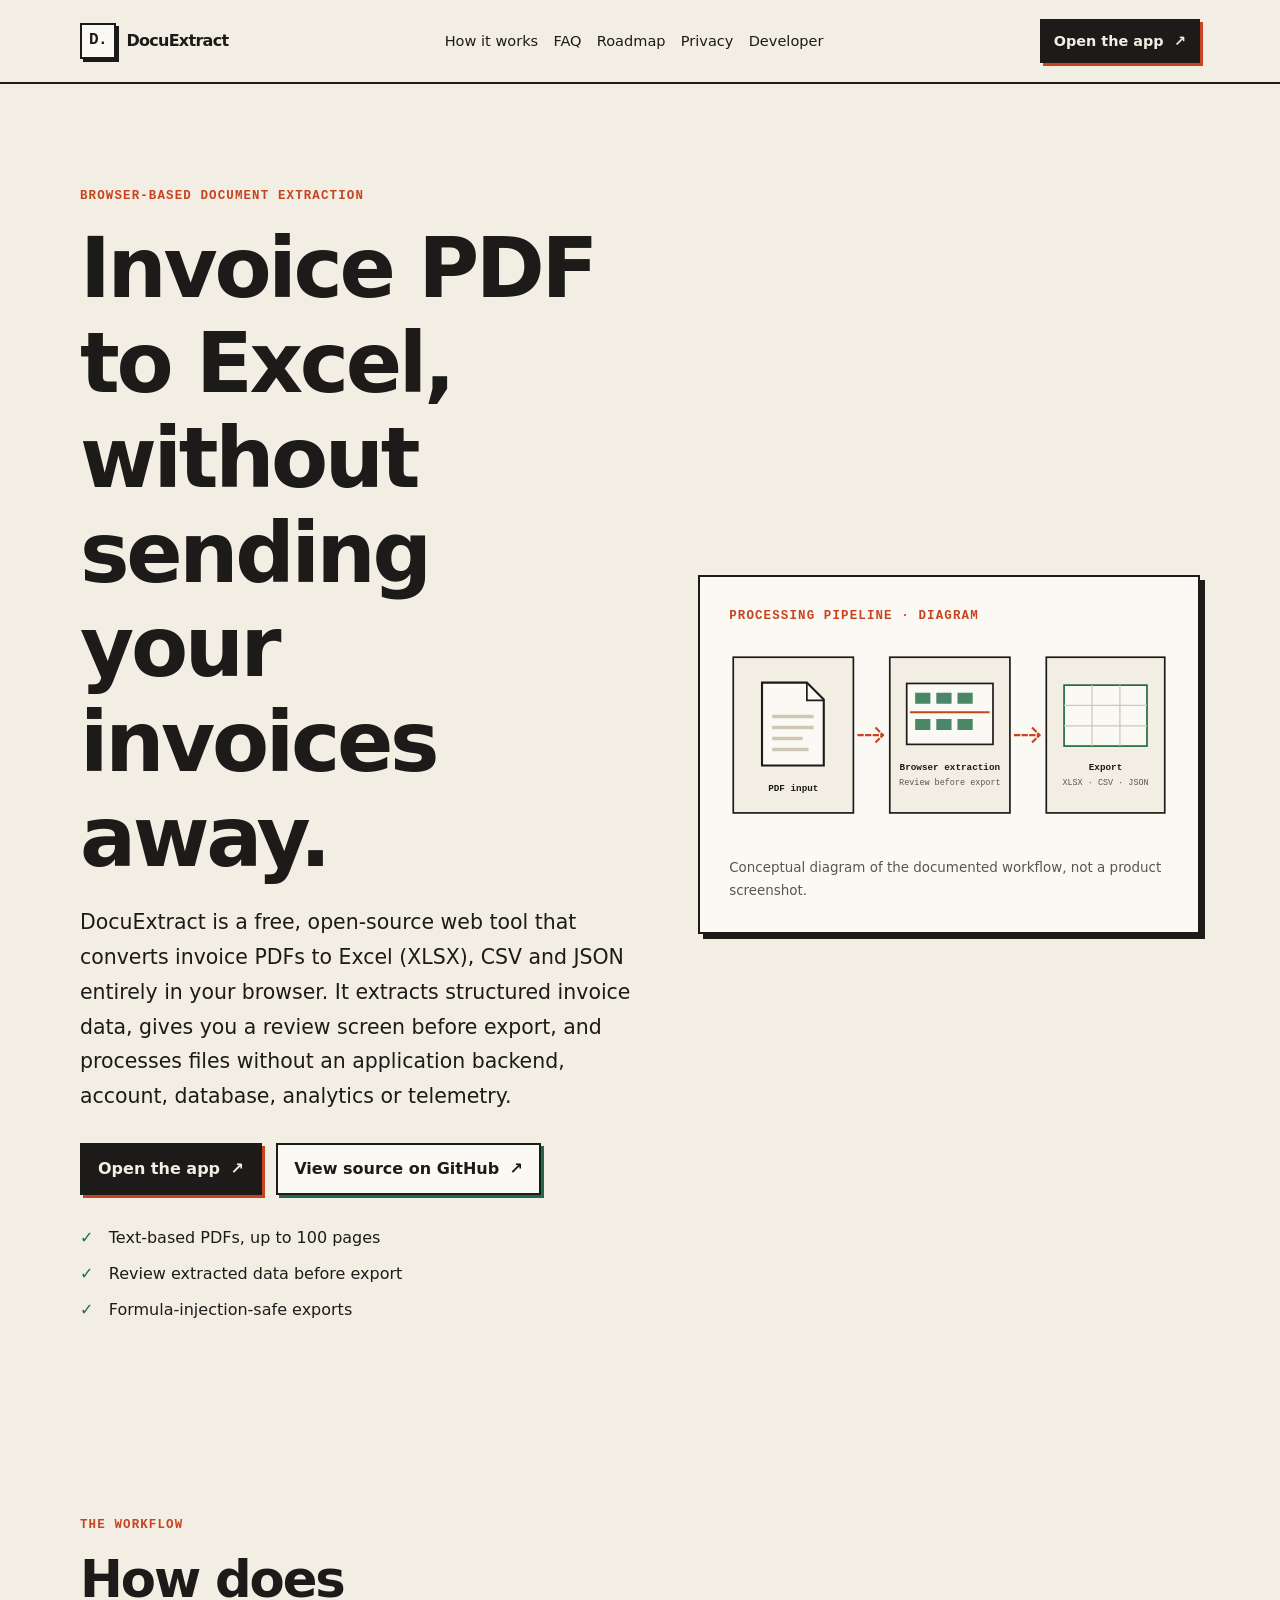
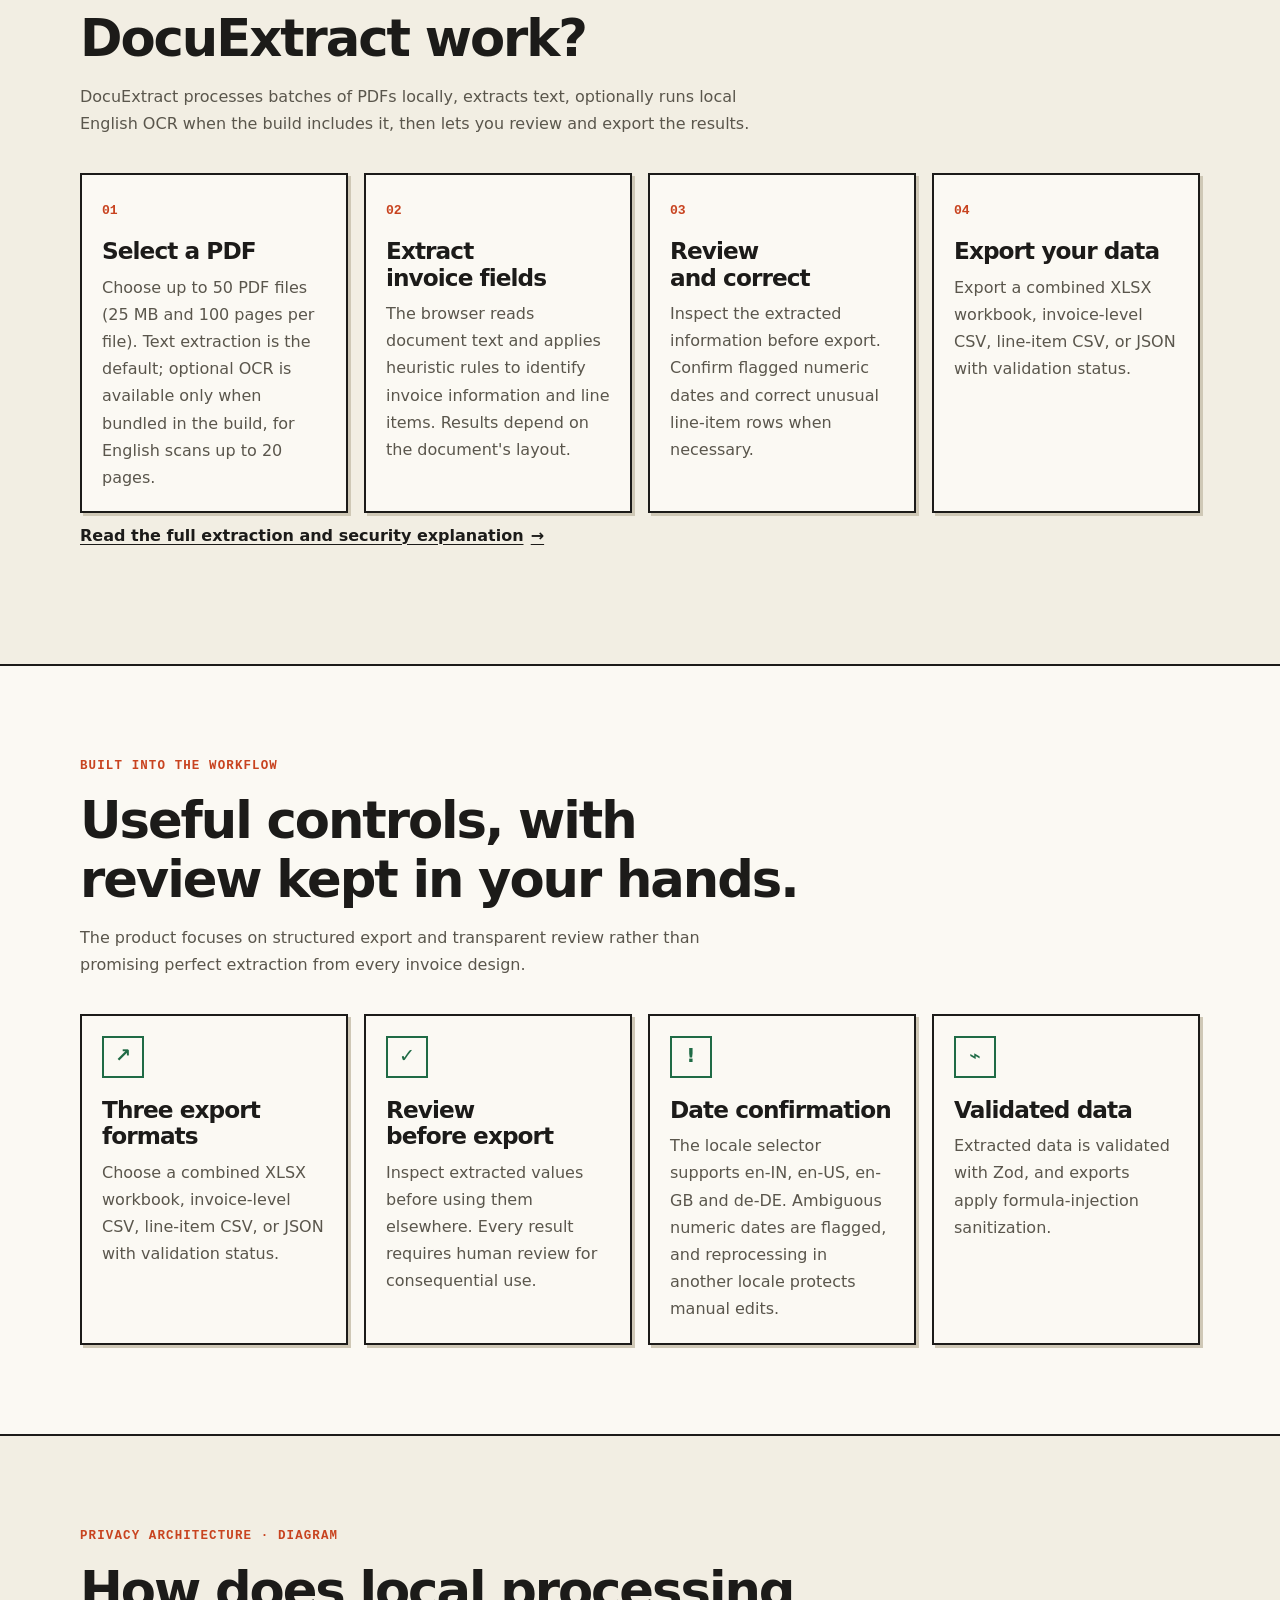
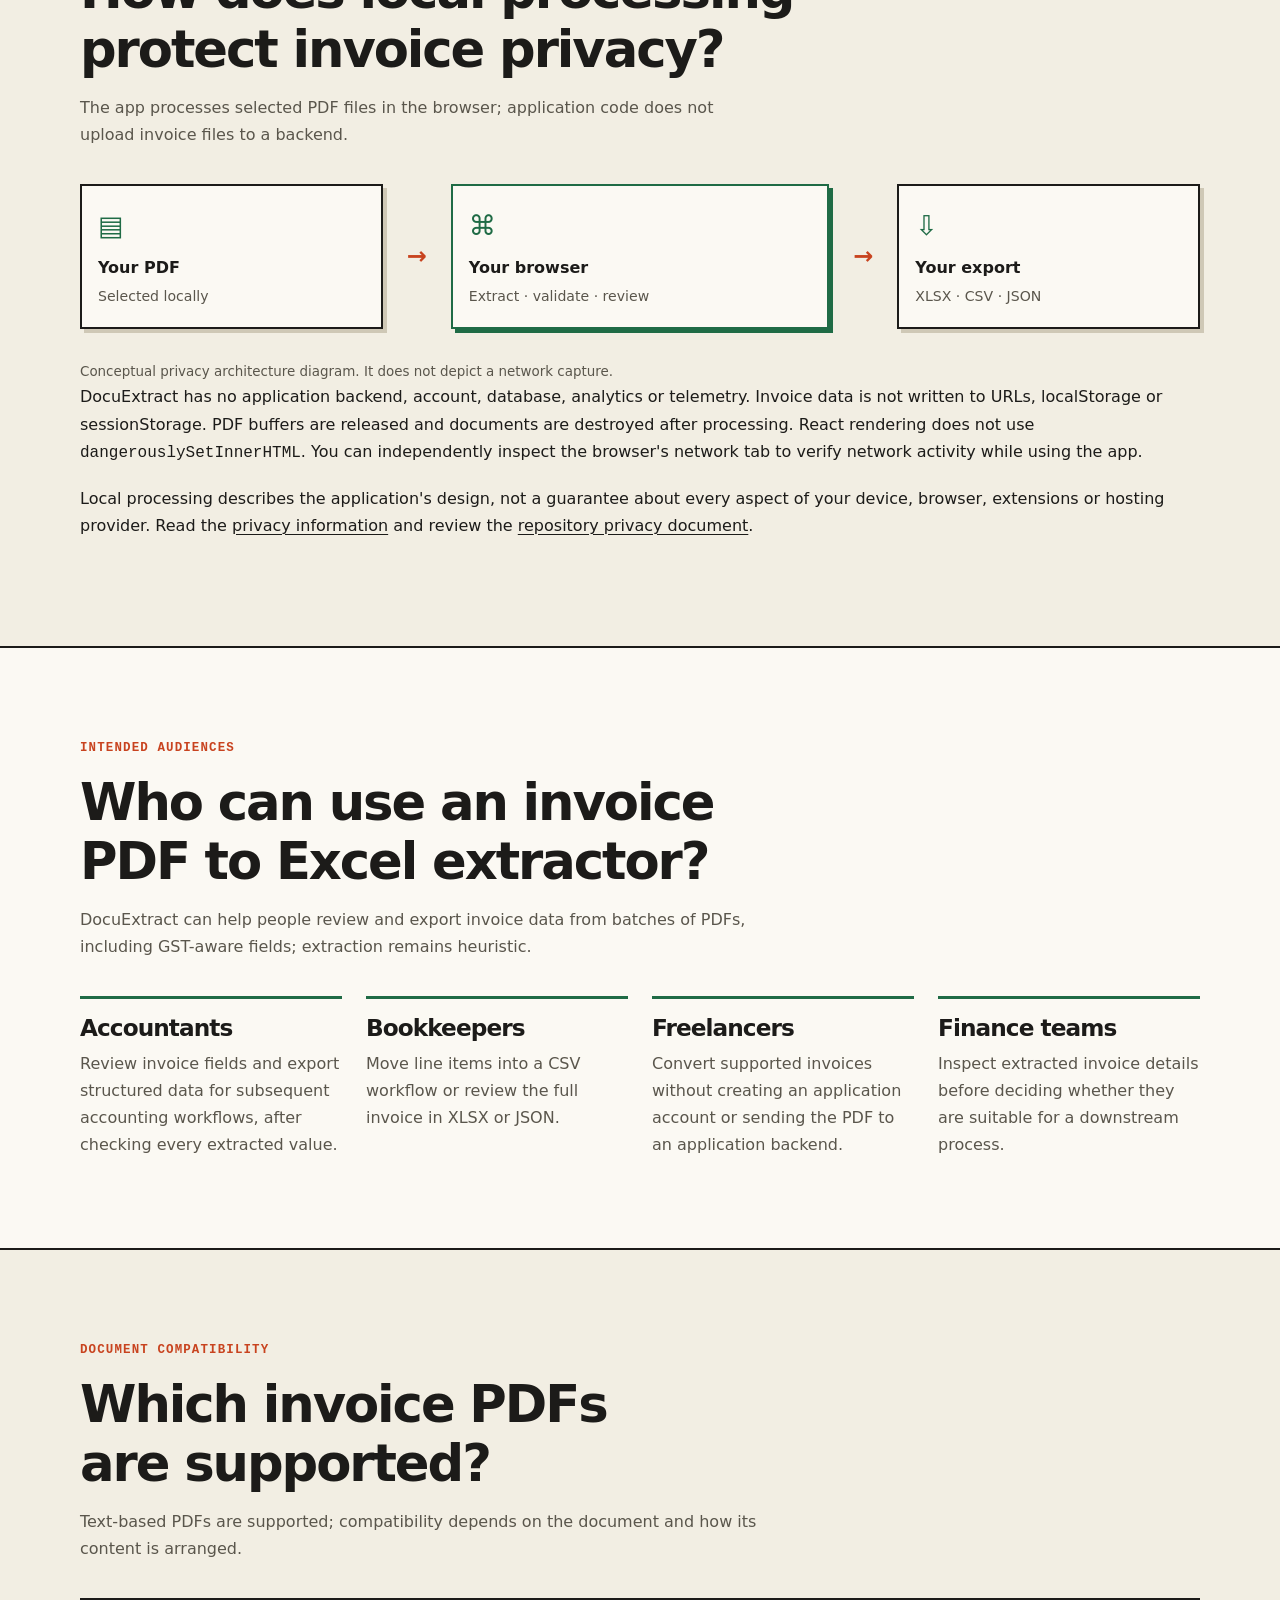
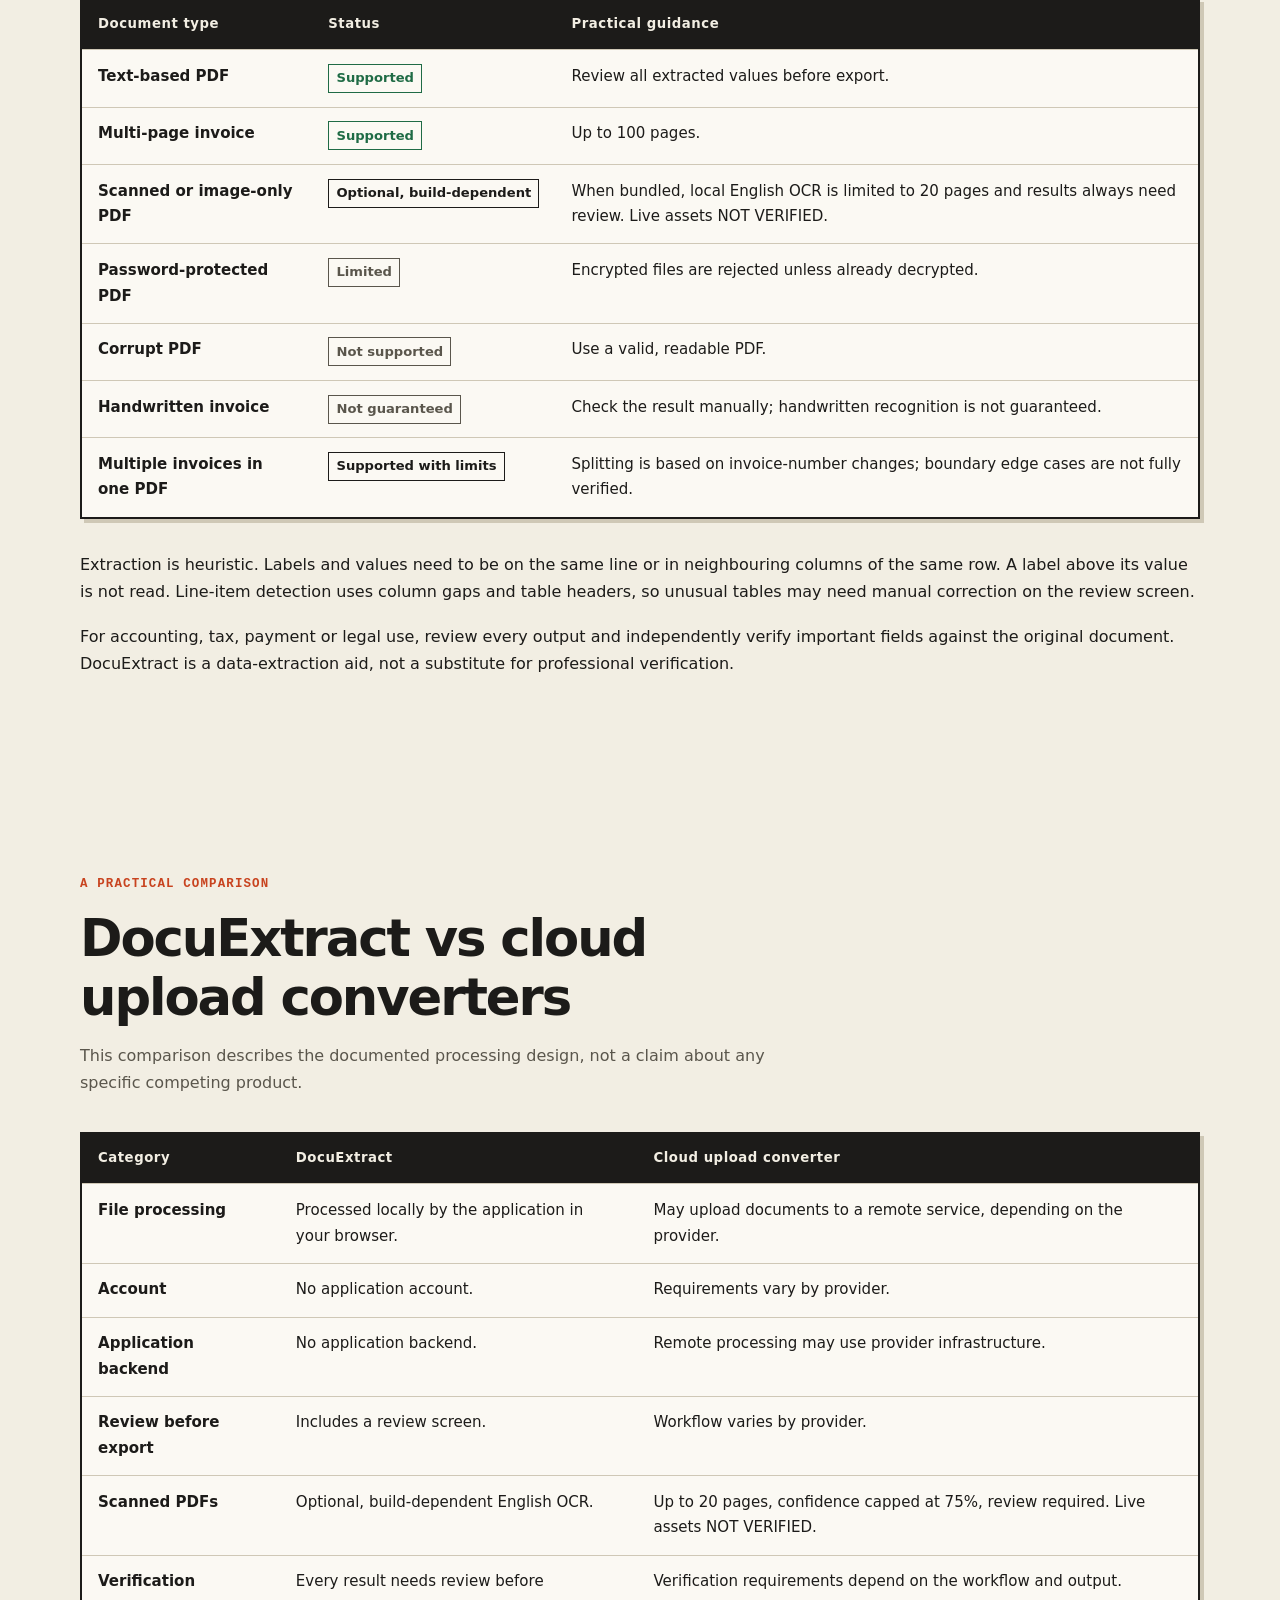
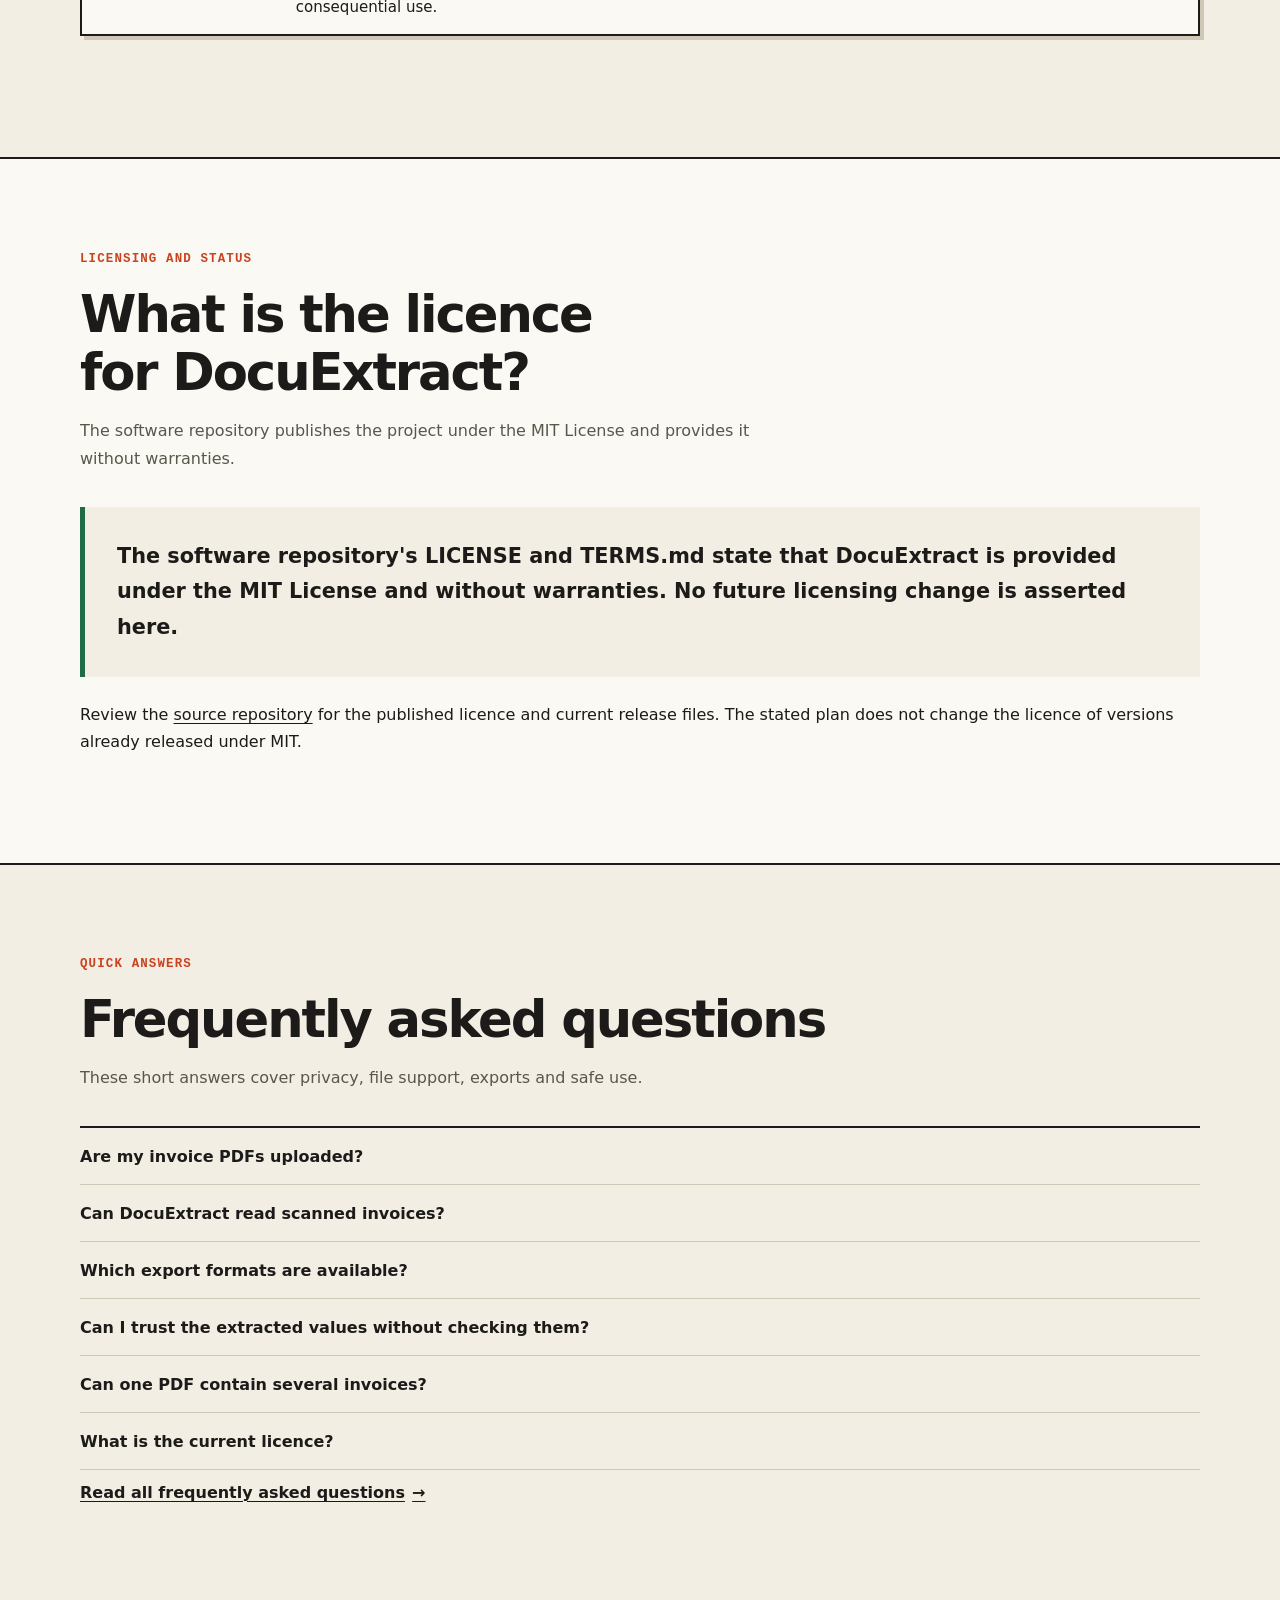
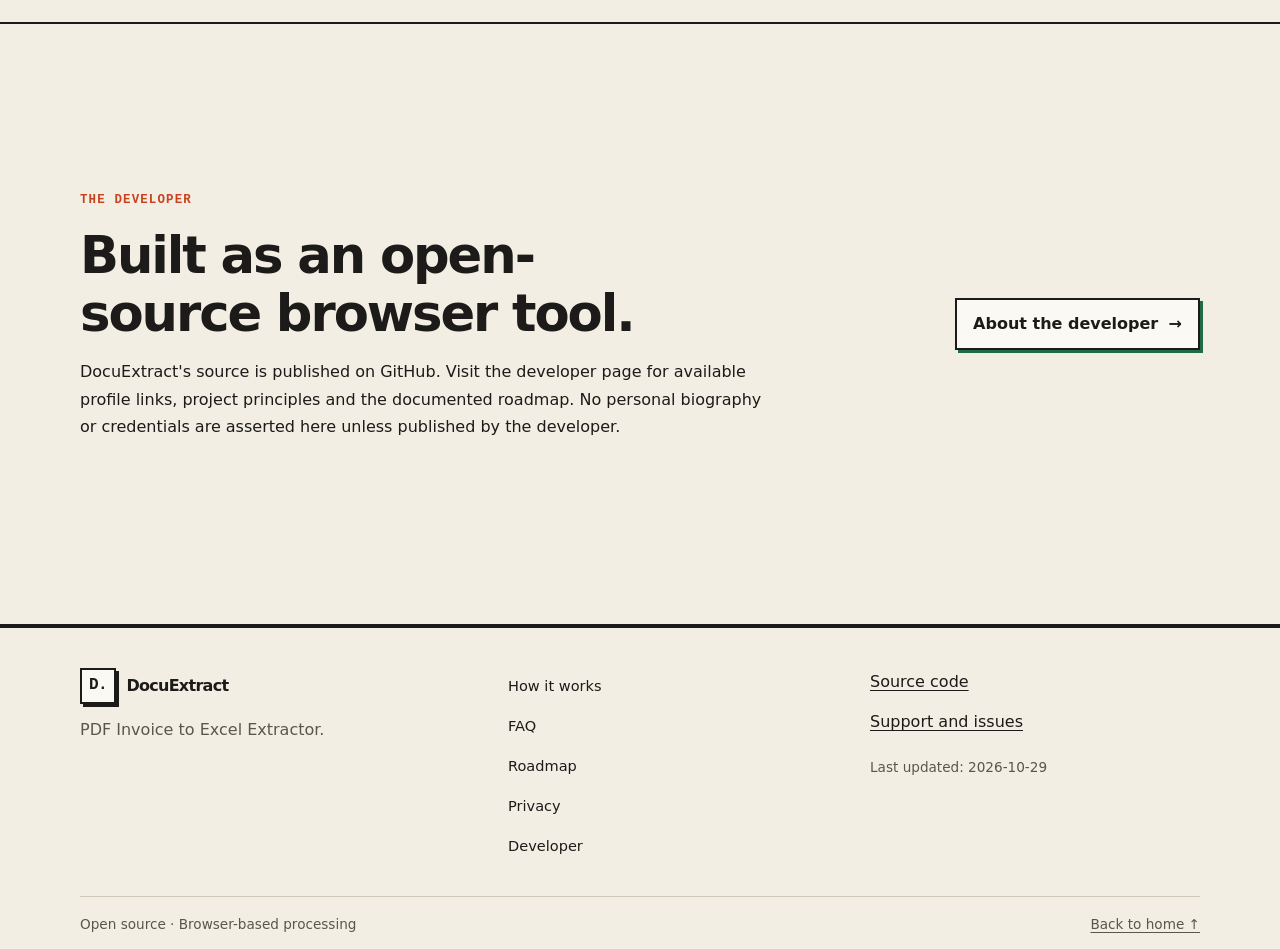
<file: index.html>
<!doctype html>
<html lang="en">
<head>
  <meta charset="utf-8">
  <meta name="viewport" content="width=device-width, initial-scale=1">
  <meta name="google-site-verification" content="LG9hgW4y64yMzHTyEO7wEkTWzpy2BdXJJF6ilYaGp9U" />
  <title>Invoice PDF to Excel Converter | DocuExtract</title>
  <meta name="description" content="Convert invoice PDFs to XLSX, invoice-level or line-item CSV, and JSON in your browser. Batch processing, GST-aware fields, locale parsing and optional local OCR.">
  <meta name="robots" content="index,follow,max-image-preview:large,max-snippet:-1">
  <meta name="theme-color" content="#F2EEE3" media="(prefers-color-scheme: light)">
  <meta name="theme-color" content="#1C1B19" media="(prefers-color-scheme: dark)">
  <meta name="referrer" content="strict-origin-when-cross-origin">
  <meta http-equiv="Content-Security-Policy" content="default-src 'none'; img-src 'self'; style-src 'self'; base-uri 'none'; form-action 'none'">
  <link rel="icon" type="image/svg+xml" href="./assets/logo.svg">
  <link rel="stylesheet" href="./assets/styles.css">
  <link rel="canonical" href="https://manayab.github.io/DocuExtract.tech/">
  <meta property="og:type" content="website">
  <meta property="og:title" content="Invoice PDF to Excel Converter | DocuExtract">
  <meta property="og:description" content="Convert invoice PDFs to XLSX, invoice-level or line-item CSV, and JSON in your browser. Batch processing, GST-aware fields, locale parsing and optional local OCR.">
  <meta property="og:url" content="https://manayab.github.io/DocuExtract.tech/">
  <meta property="og:image" content="https://manayab.github.io/DocuExtract.tech/assets/social-preview.png">
  <meta property="og:image:width" content="1280">
  <meta property="og:image:height" content="640">
  <meta property="og:image:alt" content="DocuExtract, a browser-based PDF invoice to Excel extractor">
  <meta property="og:site_name" content="DocuExtract">
  <meta property="og:locale" content="en">
  <meta name="twitter:card" content="summary_large_image">
  <meta name="twitter:title" content="Invoice PDF to Excel Converter | DocuExtract">
  <meta name="twitter:description" content="Convert invoice PDFs to XLSX, invoice-level or line-item CSV, and JSON in your browser. Batch processing, GST-aware fields, locale parsing and optional local OCR.">
  <meta name="twitter:image" content="https://manayab.github.io/DocuExtract.tech/assets/social-preview.png">
  <meta name="twitter:image:alt" content="DocuExtract, a browser-based PDF invoice to Excel extractor">
  <script type="application/ld+json">
  {
  "@context": "https://schema.org",
  "@graph": [
    {
      "@type": "WebSite",
      "@id": "https://manayab.github.io/DocuExtract.tech/#website",
      "url": "https://manayab.github.io/DocuExtract.tech/",
      "name": "DocuExtract",
      "inLanguage": "en"
    },
    {
      "@type": "WebPage",
      "@id": "https://manayab.github.io/DocuExtract.tech/#webpage",
      "url": "https://manayab.github.io/DocuExtract.tech/",
      "name": "Invoice PDF to Excel Converter | DocuExtract",
      "description": "Convert invoice PDFs to XLSX, invoice-level or line-item CSV, and JSON in your browser. Batch processing, GST-aware fields, locale parsing and optional local OCR.",
      "isPartOf": {
        "@id": "https://manayab.github.io/DocuExtract.tech/#website"
      },
      "about": {
        "@id": "https://manayab.github.io/DocuExtract.tech/#software"
      },
      "breadcrumb": {
        "@id": "https://manayab.github.io/DocuExtract.tech/#breadcrumbs"
      },
      "dateModified": "2026-10-29",
      "inLanguage": "en"
    },
    {
      "@type": "BreadcrumbList",
      "@id": "https://manayab.github.io/DocuExtract.tech/#breadcrumbs",
      "itemListElement": [
        {
          "@type": "ListItem",
          "position": 1,
          "name": "Home",
          "item": "https://manayab.github.io/DocuExtract.tech/"
        }
      ]
    },
    {
      "@type": "SoftwareApplication",
      "@id": "https://manayab.github.io/DocuExtract.tech/#software",
      "name": "DocuExtract",
      "description": "Browser-based invoice PDF extraction with a combined XLSX workbook, invoice-level and line-item CSV, and JSON exports; heuristic results require review.",
      "url": "https://manayab.github.io/DocuExtract/",
      "applicationCategory": "BusinessApplication",
      "operatingSystem": "Any",
      "softwareVersion": "1.3.1",
      "license": "https://opensource.org/license/mit/",
      "isAccessibleForFree": true,
      "featureList": [
        "Batch processing of up to 50 PDFs with per-file progress, statuses and possible-duplicate detection",
        "Multi-invoice PDF splitting when invoice numbers change; boundary edge cases may need review",
        "GST-aware fields including GSTIN, HSN, taxable value, tax rate, tax amount, CGST, SGST and IGST",
        "Locale-aware parsing for en-IN, en-US, en-GB and de-DE with ambiguous-date warnings",
        "Combined XLSX workbook, invoice-level CSV, line-item CSV and JSON with validation status",
        "Optional build-dependent local English OCR, up to 20 pages per PDF, capped at 75% confidence and always marked for review",
        "Review screen, validation and spreadsheet formula-injection sanitization",
        "Local browser processing; application code does not upload invoice files"
      ]
    }
  ]
}
  </script>
</head>
<body>
  <a class="skip-link" href="#main">Skip to content</a>
  <header class="site-header">
    <div class="container header-inner">
      <a class="wordmark" href="./" aria-label="DocuExtract home">
        <span class="brand-mark" aria-hidden="true">D.</span>
        <span>DocuExtract</span>
      </a>
      <nav class="main-nav" aria-label="Main navigation">
        <a href="./how-it-works/">How it works</a>
        <a href="./faq/">FAQ</a>
        <a href="./roadmap/">Roadmap</a>
        <a href="./privacy/">Privacy</a>
        <a href="./developer/">Developer</a>
      </nav>
      <a class="button button-small" href="https://manayab.github.io/DocuExtract/" rel="noopener">Open the app <span aria-hidden="true">↗</span></a>
    </div>
  </header>

  <main id="main">
    <section class="hero container">
      <div class="hero-copy">
        <p class="eyebrow">BROWSER-BASED DOCUMENT EXTRACTION</p>
        <h1>Invoice PDF to Excel, without sending your invoices away.</h1>
        <p class="answer-first">DocuExtract is a free, open-source web tool that converts invoice PDFs to Excel (XLSX), CSV and JSON entirely in your browser. It extracts structured invoice data, gives you a review screen before export, and processes files without an application backend, account, database, analytics or telemetry.</p>
        <div class="hero-actions">
          <a class="button" href="https://manayab.github.io/DocuExtract/" rel="noopener">Open the app <span aria-hidden="true">↗</span></a>
          <a class="button button-secondary" href="https://github.com/MANayab/DocuExtract" rel="noopener">View source on GitHub <span aria-hidden="true">↗</span></a>
        </div>
        <ul class="proof-list">
          <li>Text-based PDFs, up to 100 pages</li>
          <li>Review extracted data before export</li>
          <li>Formula-injection-safe exports</li>
        </ul>
      </div>
      <div class="hero-visual">
        <p class="eyebrow">PROCESSING PIPELINE · DIAGRAM</p>
        <svg class="pipeline-diagram" viewBox="0 0 520 240" role="img" aria-labelledby="pipeline-title pipeline-desc">
          <title id="pipeline-title">DocuExtract processing pipeline diagram</title>
          <desc id="pipeline-desc">A document enters local browser processing, moves through extraction and review, and produces XLSX, CSV or JSON files.</desc>
          <rect class="diagram-panel" x="5" y="18" width="142" height="184"/>
          <path class="diagram-page" d="M39 48h53l20 20v78H39z"/>
          <path class="diagram-fold" d="M92 48v21h20"/>
          <path class="diagram-line" d="M51 88h49M51 101h49M51 114h36M51 127h43"/>
          <text class="diagram-label" x="76" y="176" text-anchor="middle">PDF input</text>
          <path class="diagram-arrow" d="M153 110h29m-8-8 8 8-8 8"/>
          <rect class="diagram-panel" x="190" y="18" width="142" height="184"/>
          <rect class="diagram-window" x="210" y="49" width="102" height="72"/>
          <path class="diagram-scan" d="M214 83h94"/>
          <path class="diagram-cell" d="M220 60h18v13h-18zM245 60h18v13h-18zM270 60h18v13h-18zM220 91h18v13h-18zM245 91h18v13h-18zM270 91h18v13h-18z"/>
          <text class="diagram-label" x="261" y="151" text-anchor="middle">Browser extraction</text>
          <text class="diagram-small" x="261" y="169" text-anchor="middle">Review before export</text>
          <path class="diagram-arrow" d="M338 110h29m-8-8 8 8-8 8"/>
          <rect class="diagram-panel" x="375" y="18" width="140" height="184"/>
          <rect class="diagram-sheet" x="396" y="51" width="98" height="72"/>
          <path class="diagram-grid" d="M396 75h98M396 99h98M429 51v72M462 51v72"/>
          <text class="diagram-label" x="445" y="151" text-anchor="middle">Export</text>
          <text class="diagram-small" x="445" y="169" text-anchor="middle">XLSX · CSV · JSON</text>
        </svg>
        <p class="diagram-note">Conceptual diagram of the documented workflow, not a product screenshot.</p>
      </div>
    </section>

    <section class="section container" id="how-it-works">
      <div class="section-heading">
        <p class="eyebrow">THE WORKFLOW</p>
        <h2>How does DocuExtract work?</h2>
        <p>DocuExtract processes batches of PDFs locally, extracts text, optionally runs local English OCR when the build includes it, then lets you review and export the results.</p>
      </div>
      <ol class="steps">
        <li><span class="step-number">01</span><h3>Select a PDF</h3><p>Choose up to 50 PDF files (25 MB and 100 pages per file). Text extraction is the default; optional OCR is available only when bundled in the build, for English scans up to 20 pages.</p></li>
        <li><span class="step-number">02</span><h3>Extract invoice fields</h3><p>The browser reads document text and applies heuristic rules to identify invoice information and line items. Results depend on the document's layout.</p></li>
        <li><span class="step-number">03</span><h3>Review and correct</h3><p>Inspect the extracted information before export. Confirm flagged numeric dates and correct unusual line-item rows when necessary.</p></li>
        <li><span class="step-number">04</span><h3>Export your data</h3><p>Export a combined XLSX workbook, invoice-level CSV, line-item CSV, or JSON with validation status.</p></li>
      </ol>
      <p><a class="text-link" href="./how-it-works/">Read the full extraction and security explanation <span aria-hidden="true">→</span></a></p>
    </section>

    <section class="section section-tint">
      <div class="container">
        <div class="section-heading">
          <p class="eyebrow">BUILT INTO THE WORKFLOW</p>
          <h2>Useful controls, with review kept in your hands.</h2>
          <p>The product focuses on structured export and transparent review rather than promising perfect extraction from every invoice design.</p>
        </div>
        <div class="feature-grid">
          <article class="feature-card"><span class="feature-symbol" aria-hidden="true">↗</span><h3>Three export formats</h3><p>Choose a combined XLSX workbook, invoice-level CSV, line-item CSV, or JSON with validation status.</p></article>
          <article class="feature-card"><span class="feature-symbol" aria-hidden="true">✓</span><h3>Review before export</h3><p>Inspect extracted values before using them elsewhere. Every result requires human review for consequential use.</p></article>
          <article class="feature-card"><span class="feature-symbol" aria-hidden="true">!</span><h3>Date confirmation</h3><p>The locale selector supports en-IN, en-US, en-GB and de-DE. Ambiguous numeric dates are flagged, and reprocessing in another locale protects manual edits.</p></article>
          <article class="feature-card"><span class="feature-symbol" aria-hidden="true">⌁</span><h3>Validated data</h3><p>Extracted data is validated with Zod, and exports apply formula-injection sanitization.</p></article>
        </div>
      </div>
    </section>

    <section class="section container" id="privacy-design">
      <div class="section-heading">
        <p class="eyebrow">PRIVACY ARCHITECTURE · DIAGRAM</p>
        <h2>How does local processing protect invoice privacy?</h2>
        <p>The app processes selected PDF files in the browser; application code does not upload invoice files to a backend.</p>
      </div>
      <div class="privacy-diagram">
        <div class="privacy-node"><span class="node-icon" aria-hidden="true">▤</span><strong>Your PDF</strong><span>Selected locally</span></div>
        <span class="privacy-connector" aria-hidden="true">→</span>
        <div class="privacy-node privacy-node-main"><span class="node-icon" aria-hidden="true">⌘</span><strong>Your browser</strong><span>Extract · validate · review</span></div>
        <span class="privacy-connector" aria-hidden="true">→</span>
        <div class="privacy-node"><span class="node-icon" aria-hidden="true">⇩</span><strong>Your export</strong><span>XLSX · CSV · JSON</span></div>
      </div>
      <p class="diagram-note">Conceptual privacy architecture diagram. It does not depict a network capture.</p>
      <p>DocuExtract has no application backend, account, database, analytics or telemetry. Invoice data is not written to URLs, localStorage or sessionStorage. PDF buffers are released and documents are destroyed after processing. React rendering does not use <code>dangerouslySetInnerHTML</code>. You can independently inspect the browser's network tab to verify network activity while using the app.</p>
      <p>Local processing describes the application's design, not a guarantee about every aspect of your device, browser, extensions or hosting provider. Read the <a href="./privacy/">privacy information</a> and review the <a href="https://github.com/MANayab/DocuExtract/blob/main/PRIVACY.md" rel="noopener">repository privacy document</a>.</p>
    </section>

    <section class="section section-tint">
      <div class="container">
        <div class="section-heading">
          <p class="eyebrow">INTENDED AUDIENCES</p>
          <h2>Who can use an invoice PDF to Excel extractor?</h2>
          <p>DocuExtract can help people review and export invoice data from batches of PDFs, including GST-aware fields; extraction remains heuristic.</p>
        </div>
        <div class="audience-grid">
          <article><h3>Accountants</h3><p>Review invoice fields and export structured data for subsequent accounting workflows, after checking every extracted value.</p></article>
          <article><h3>Bookkeepers</h3><p>Move line items into a CSV workflow or review the full invoice in XLSX or JSON.</p></article>
          <article><h3>Freelancers</h3><p>Convert supported invoices without creating an application account or sending the PDF to an application backend.</p></article>
          <article><h3>Finance teams</h3><p>Inspect extracted invoice details before deciding whether they are suitable for a downstream process.</p></article>
        </div>
      </div>
    </section>

    <section class="section container">
      <div class="section-heading">
        <p class="eyebrow">DOCUMENT COMPATIBILITY</p>
        <h2>Which invoice PDFs are supported?</h2>
        <p>Text-based PDFs are supported; compatibility depends on the document and how its content is arranged.</p>
      </div>
      <div class="table-wrap">
        <table>
          <thead><tr><th scope="col">Document type</th><th scope="col">Status</th><th scope="col">Practical guidance</th></tr></thead>
          <tbody>
            <tr><th scope="row">Text-based PDF</th><td><span class="status status-yes">Supported</span></td><td>Review all extracted values before export.</td></tr>
            <tr><th scope="row">Multi-page invoice</th><td><span class="status status-yes">Supported</span></td><td>Up to 100 pages.</td></tr>
            <tr><th scope="row">Scanned or image-only PDF</th><td><span class="status">Optional, build-dependent</span></td><td>When bundled, local English OCR is limited to 20 pages and results always need review. Live assets NOT VERIFIED.</td></tr>
            <tr><th scope="row">Password-protected PDF</th><td><span class="status status-limited">Limited</span></td><td>Encrypted files are rejected unless already decrypted.</td></tr>
            <tr><th scope="row">Corrupt PDF</th><td><span class="status status-no">Not supported</span></td><td>Use a valid, readable PDF.</td></tr>
            <tr><th scope="row">Handwritten invoice</th><td><span class="status status-limited">Not guaranteed</span></td><td>Check the result manually; handwritten recognition is not guaranteed.</td></tr>
            <tr><th scope="row">Multiple invoices in one PDF</th><td><span class="status">Supported with limits</span></td><td>Splitting is based on invoice-number changes; boundary edge cases are not fully verified.</td></tr>
          </tbody>
        </table>
      </div>
      <p>Extraction is heuristic. Labels and values need to be on the same line or in neighbouring columns of the same row. A label above its value is not read. Line-item detection uses column gaps and table headers, so unusual tables may need manual correction on the review screen.</p>
      <p>For accounting, tax, payment or legal use, review every output and independently verify important fields against the original document. DocuExtract is a data-extraction aid, not a substitute for professional verification.</p>
    </section>

    <section class="section container">
      <div class="section-heading">
        <p class="eyebrow">A PRACTICAL COMPARISON</p>
        <h2>DocuExtract vs cloud upload converters</h2>
        <p>This comparison describes the documented processing design, not a claim about any specific competing product.</p>
      </div>
      <div class="table-wrap">
        <table>
          <thead><tr><th scope="col">Category</th><th scope="col">DocuExtract</th><th scope="col">Cloud upload converter</th></tr></thead>
          <tbody>
            <tr><th scope="row">File processing</th><td>Processed locally by the application in your browser.</td><td>May upload documents to a remote service, depending on the provider.</td></tr>
            <tr><th scope="row">Account</th><td>No application account.</td><td>Requirements vary by provider.</td></tr>
            <tr><th scope="row">Application backend</th><td>No application backend.</td><td>Remote processing may use provider infrastructure.</td></tr>
            <tr><th scope="row">Review before export</th><td>Includes a review screen.</td><td>Workflow varies by provider.</td></tr>
            <tr><th scope="row">Scanned PDFs</th><td>Optional, build-dependent English OCR.</td><td>Up to 20 pages, confidence capped at 75%, review required. Live assets NOT VERIFIED.</td></tr>
            <tr><th scope="row">Verification</th><td>Every result needs review before consequential use.</td><td>Verification requirements depend on the workflow and output.</td></tr>
          </tbody>
        </table>
      </div>
    </section>

    <section class="section section-tint">
      <div class="container">
        <div class="section-heading">
          <p class="eyebrow">LICENSING AND STATUS</p>
          <h2>What is the licence for DocuExtract?</h2>
          <p>The software repository publishes the project under the MIT License and provides it without warranties.</p>
        </div>
        <blockquote class="license-statement">The software repository's LICENSE and TERMS.md state that DocuExtract is provided under the MIT License and without warranties. No future licensing change is asserted here.</blockquote>
        <p>Review the <a href="https://github.com/MANayab/DocuExtract" rel="noopener">source repository</a> for the published licence and current release files. The stated plan does not change the licence of versions already released under MIT.</p>
      </div>
    </section>

    <section class="section container">
      <div class="section-heading">
        <p class="eyebrow">QUICK ANSWERS</p>
        <h2>Frequently asked questions</h2>
        <p>These short answers cover privacy, file support, exports and safe use.</p>
      </div>
      <div class="faq-excerpt">
        <details><summary>Are my invoice PDFs uploaded?</summary><p>Application code processes invoice files locally in your browser and does not upload them to an application backend. You can inspect the browser's network tab to verify network activity.</p></details>
        <details><summary>Can DocuExtract read scanned invoices?</summary><p>OCR is optional and build-dependent. When bundled, local Tesseract supports English only, up to 20 pages per PDF; results are capped at 75% confidence and marked Review. The deployed build's OCR assets are NOT VERIFIED.</p></details>
        <details><summary>Which export formats are available?</summary><p>DocuExtract exports XLSX, CSV and JSON. CSV can export invoice-level rows or line items; XLSX is a combined workbook and JSON includes validation status.</p></details>
        <details><summary>Can I trust the extracted values without checking them?</summary><p>No. Extraction is heuristic, and every output must be reviewed before accounting, tax, payment or legal use.</p></details>
        <details><summary>Can one PDF contain several invoices?</summary><p>A PDF can be split where invoice numbers change; multi-page invoices are kept together. Boundary edge cases are not fully verified, so inspect each split.</p></details>
        <details><summary>What is the current licence?</summary><p>The software repository's LICENSE and TERMS.md state that DocuExtract is provided under the MIT License and without warranties. No future licensing change is asserted here.</p></details>
      </div>
      <p><a class="text-link" href="./faq/">Read all frequently asked questions <span aria-hidden="true">→</span></a></p>
    </section>

    <section class="section developer-teaser">
      <div class="container teaser-inner">
        <div>
          <p class="eyebrow">THE DEVELOPER</p>
          <h2>Built as an open-source browser tool.</h2>
          <p>DocuExtract's source is published on GitHub. Visit the developer page for available profile links, project principles and the documented roadmap. No personal biography or credentials are asserted here unless published by the developer.</p>
        </div>
        <a class="button button-secondary" href="./developer/">About the developer <span aria-hidden="true">→</span></a>
      </div>
    </section>
  </main>

  <footer class="site-footer">
    <div class="container footer-grid">
      <div><a class="wordmark" href="./"><span class="brand-mark" aria-hidden="true">D.</span><span>DocuExtract</span></a><p>PDF Invoice to Excel Extractor.</p></div>
      <nav aria-label="Footer navigation"><a href="./how-it-works/">How it works</a><a href="./faq/">FAQ</a><a href="./roadmap/">Roadmap</a><a href="./privacy/">Privacy</a><a href="./developer/">Developer</a></nav>
      <div><a href="https://github.com/MANayab/DocuExtract" rel="noopener">Source code</a><a href="https://github.com/MANayab/DocuExtract/issues" rel="noopener">Support and issues</a><p class="last-updated">Last updated: 2026-10-29</p></div>
    </div>
    <div class="container footer-bottom"><span>Open source · Browser-based processing</span><a href="./">Back to home ↑</a></div>
  </footer>
</body>
</html>
</file>
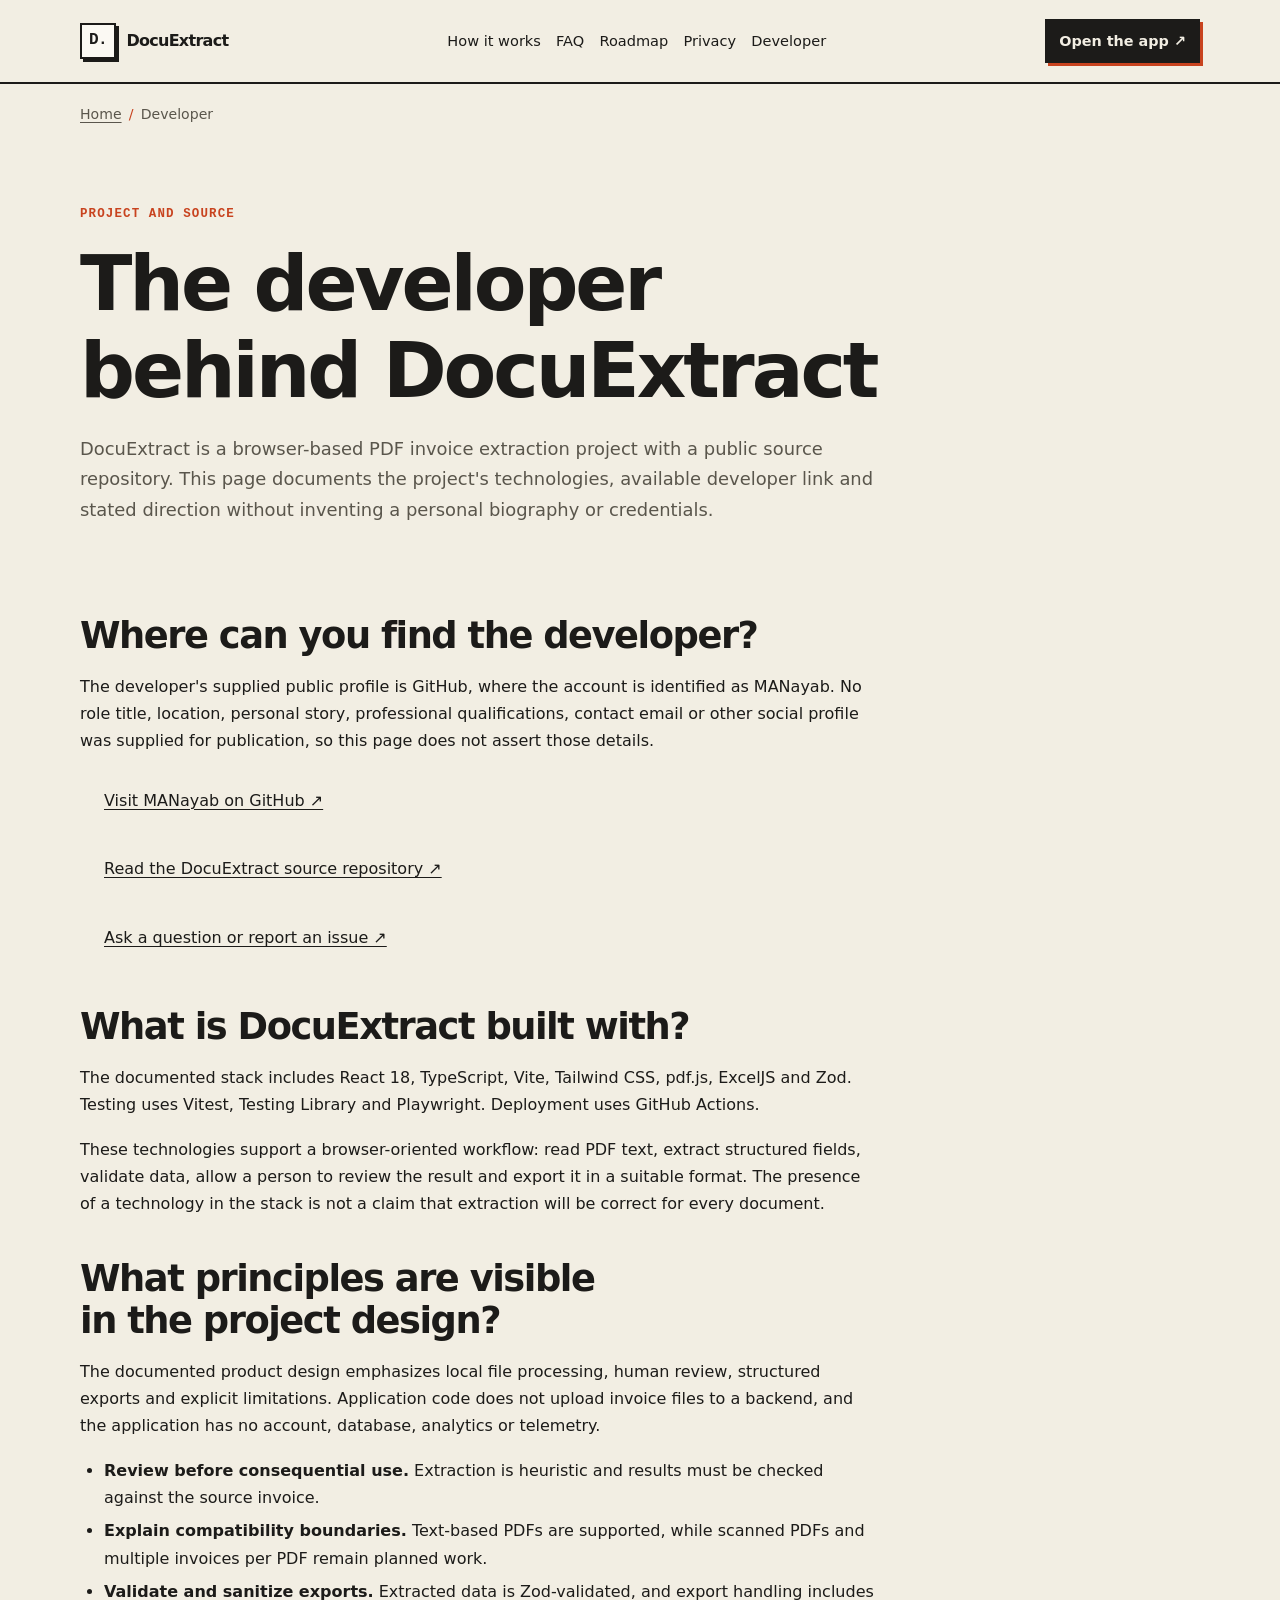
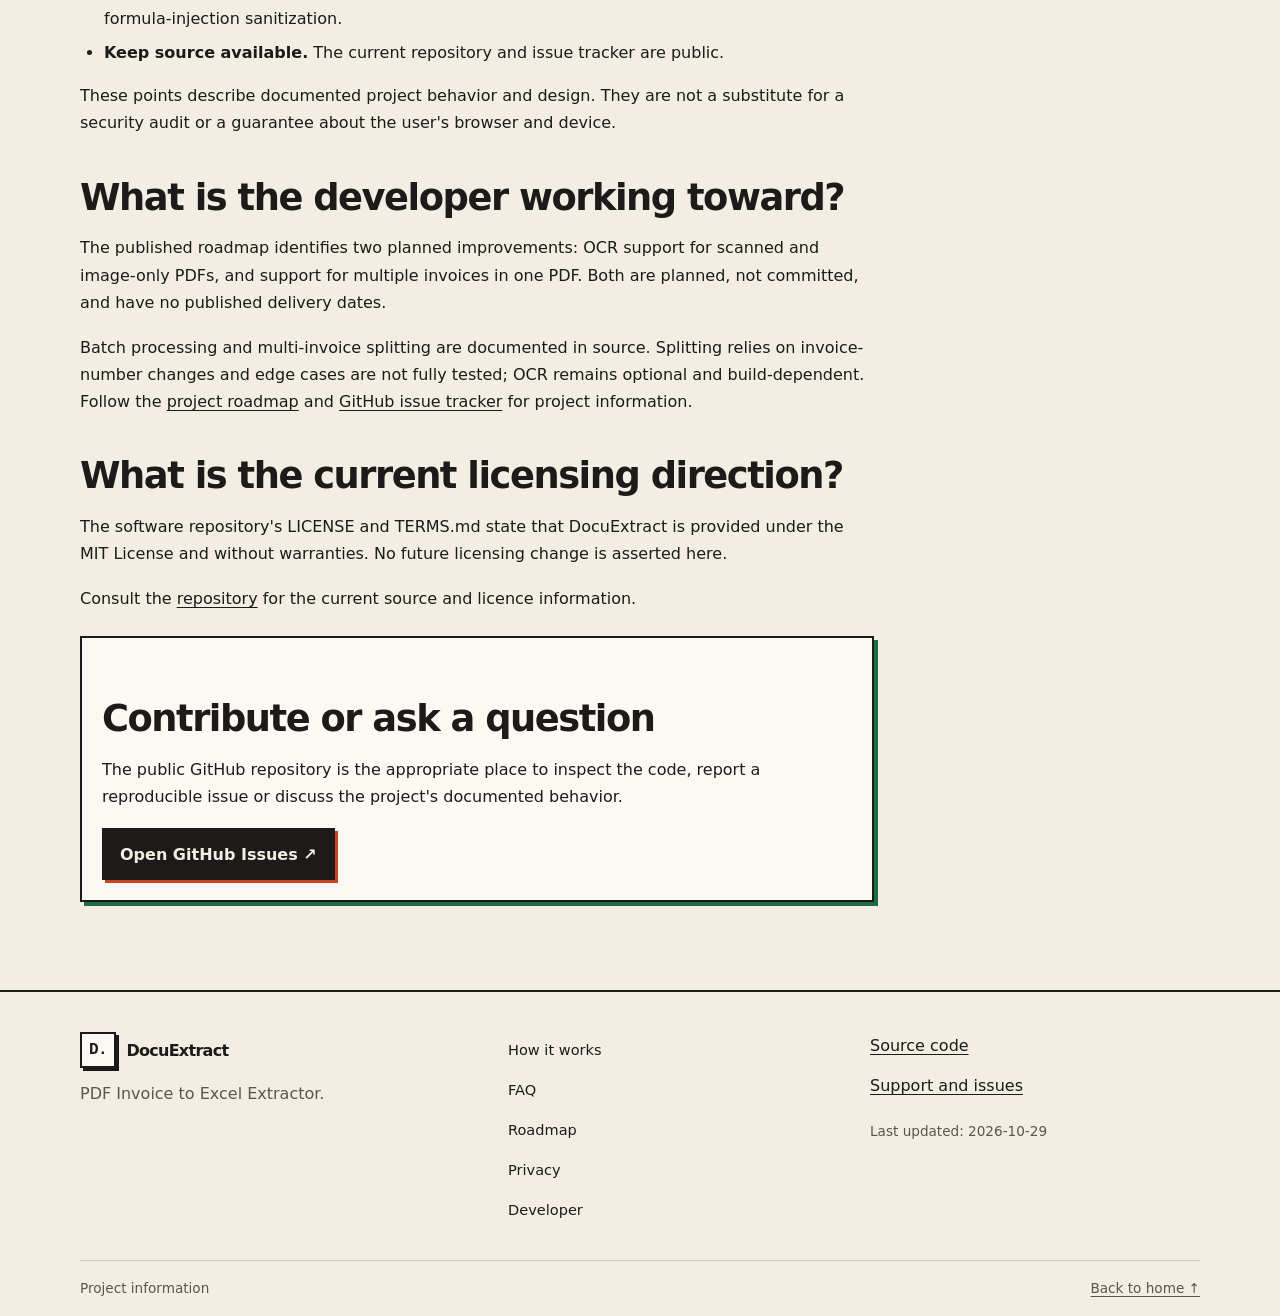
<file: developer/index.html>
<!doctype html>
<html lang="en">
<head>
  <meta charset="utf-8">
  <meta name="viewport" content="width=device-width, initial-scale=1">
  <title>Developer and Project | DocuExtract</title>
  <meta name="description" content="Explore DocuExtract's source code, engineering principles, technology stack and planned improvements through its public GitHub repository.">
  <meta name="robots" content="index,follow,max-image-preview:large,max-snippet:-1">
  <meta name="theme-color" content="#F2EEE3" media="(prefers-color-scheme: light)">
  <meta name="theme-color" content="#1C1B19" media="(prefers-color-scheme: dark)">
  <meta name="referrer" content="strict-origin-when-cross-origin">
  <meta http-equiv="Content-Security-Policy" content="default-src 'none'; img-src 'self'; style-src 'self'; base-uri 'none'; form-action 'none'">
  <link rel="icon" type="image/svg+xml" href="../assets/logo.svg">
  <link rel="stylesheet" href="../assets/styles.css">
  <link rel="canonical" href="https://manayab.github.io/DocuExtract.tech/developer/">
  <meta property="og:type" content="website">
  <meta property="og:title" content="Developer and Project | DocuExtract">
  <meta property="og:description" content="Explore DocuExtract's source code, engineering principles, technology stack and planned improvements through its public GitHub repository.">
  <meta property="og:url" content="https://manayab.github.io/DocuExtract.tech/developer/">
  <meta property="og:image" content="https://manayab.github.io/DocuExtract.tech/assets/social-preview.png">
  <meta property="og:image:width" content="1280">
  <meta property="og:image:height" content="640">
  <meta property="og:image:alt" content="DocuExtract PDF invoice to Excel extractor">
  <meta property="og:site_name" content="DocuExtract">
  <meta property="og:locale" content="en">
  <meta name="twitter:card" content="summary_large_image">
  <meta name="twitter:title" content="Developer and Project | DocuExtract">
  <meta name="twitter:description" content="Explore DocuExtract's source code, engineering principles, technology stack and planned improvements through its public GitHub repository.">
  <meta name="twitter:image" content="https://manayab.github.io/DocuExtract.tech/assets/social-preview.png">
  <script type="application/ld+json">
  {
  "@context": "https://schema.org",
  "@graph": [
    {
      "@type": "WebSite",
      "@id": "https://manayab.github.io/DocuExtract.tech/#website",
      "url": "https://manayab.github.io/DocuExtract.tech/",
      "name": "DocuExtract",
      "inLanguage": "en"
    },
    {
      "@type": "Person",
      "@id": "https://manayab.github.io/DocuExtract.tech/developer/#person",
      "name": "MANayab",
      "url": "https://github.com/MANayab",
      "sameAs": [
        "https://github.com/MANayab"
      ]
    },
    {
      "@type": "ProfilePage",
      "@id": "https://manayab.github.io/DocuExtract.tech/developer/#webpage",
      "url": "https://manayab.github.io/DocuExtract.tech/developer/",
      "name": "Developer and Project | DocuExtract",
      "description": "Explore DocuExtract's source code, engineering principles, technology stack and planned improvements through its public GitHub repository.",
      "dateModified": "2026-10-29",
      "inLanguage": "en",
      "isPartOf": {
        "@id": "https://manayab.github.io/DocuExtract.tech/#website"
      },
      "mainEntity": {
        "@id": "https://manayab.github.io/DocuExtract.tech/developer/#person"
      },
      "breadcrumb": {
        "@id": "https://manayab.github.io/DocuExtract.tech/developer/#breadcrumbs"
      }
    },
    {
      "@type": "BreadcrumbList",
      "@id": "https://manayab.github.io/DocuExtract.tech/developer/#breadcrumbs",
      "itemListElement": [
        {
          "@type": "ListItem",
          "position": 1,
          "name": "Home",
          "item": "https://manayab.github.io/DocuExtract.tech/"
        },
        {
          "@type": "ListItem",
          "position": 2,
          "name": "Developer",
          "item": "https://manayab.github.io/DocuExtract.tech/developer/"
        }
      ]
    },
    {
      "@type": "SoftwareApplication",
      "@id": "https://manayab.github.io/DocuExtract.tech/#software",
      "name": "DocuExtract",
      "description": "Browser-based invoice PDF extraction with a combined XLSX workbook, invoice-level and line-item CSV, and JSON exports; heuristic results require review.",
      "url": "https://manayab.github.io/DocuExtract/",
      "applicationCategory": "BusinessApplication",
      "operatingSystem": "Any",
      "softwareVersion": "1.3.1",
      "license": "https://opensource.org/license/mit/",
      "isAccessibleForFree": true,
      "featureList": [
        "Batch processing of up to 50 PDFs with per-file progress, statuses and possible-duplicate detection",
        "Multi-invoice PDF splitting when invoice numbers change; boundary edge cases may need review",
        "GST-aware fields including GSTIN, HSN, taxable value, tax rate, tax amount, CGST, SGST and IGST",
        "Locale-aware parsing for en-IN, en-US, en-GB and de-DE with ambiguous-date warnings",
        "Combined XLSX workbook, invoice-level CSV, line-item CSV and JSON with validation status",
        "Optional build-dependent local English OCR, up to 20 pages per PDF, capped at 75% confidence and always marked for review",
        "Review screen, validation and spreadsheet formula-injection sanitization",
        "Local browser processing; application code does not upload invoice files"
      ]
    }
  ]
}
  </script>
</head>
<body>
  <a class="skip-link" href="#main">Skip to content</a>
  <header class="site-header"><div class="container header-inner">
    <a class="wordmark" href="../"><span class="brand-mark" aria-hidden="true">D.</span><span>DocuExtract</span></a>
    <nav class="main-nav" aria-label="Main navigation"><a href="../how-it-works/">How it works</a><a href="../faq/">FAQ</a><a href="../roadmap/">Roadmap</a><a href="../privacy/">Privacy</a><a href="./" aria-current="page">Developer</a></nav>
    <a class="button button-small" href="https://manayab.github.io/DocuExtract/" rel="noopener">Open the app ↗</a>
  </div></header>
  <main id="main" class="container">
    <nav class="breadcrumbs" aria-label="Breadcrumb"><ol><li><a href="../">Home</a></li><li aria-current="page">Developer</li></ol></nav>
    <header class="page-intro">
      <p class="eyebrow">PROJECT AND SOURCE</p>
      <h1>The developer behind DocuExtract</h1>
      <p>DocuExtract is a browser-based PDF invoice extraction project with a public source repository. This page documents the project's technologies, available developer link and stated direction without inventing a personal biography or credentials.</p>
    </header>
    <article class="prose">
      <section>
        <h2>Where can you find the developer?</h2>
        <p>The developer's supplied public profile is GitHub, where the account is identified as MANayab. No role title, location, personal story, professional qualifications, contact email or other social profile was supplied for publication, so this page does not assert those details.</p>
        <ul class="link-list">
          <li><a href="https://github.com/MANayab" rel="noopener">Visit MANayab on GitHub ↗</a></li>
          <li><a href="https://github.com/MANayab/DocuExtract" rel="noopener">Read the DocuExtract source repository ↗</a></li>
          <li><a href="https://github.com/MANayab/DocuExtract/issues" rel="noopener">Ask a question or report an issue ↗</a></li>
        </ul>
      </section>
      <section>
        <h2>What is DocuExtract built with?</h2>
        <p>The documented stack includes React 18, TypeScript, Vite, Tailwind CSS, pdf.js, ExcelJS and Zod. Testing uses Vitest, Testing Library and Playwright. Deployment uses GitHub Actions.</p>
        <p>These technologies support a browser-oriented workflow: read PDF text, extract structured fields, validate data, allow a person to review the result and export it in a suitable format. The presence of a technology in the stack is not a claim that extraction will be correct for every document.</p>
      </section>
      <section>
        <h2>What principles are visible in the project design?</h2>
        <p>The documented product design emphasizes local file processing, human review, structured exports and explicit limitations. Application code does not upload invoice files to a backend, and the application has no account, database, analytics or telemetry.</p>
        <ul>
          <li><strong>Review before consequential use.</strong> Extraction is heuristic and results must be checked against the source invoice.</li>
          <li><strong>Explain compatibility boundaries.</strong> Text-based PDFs are supported, while scanned PDFs and multiple invoices per PDF remain planned work.</li>
          <li><strong>Validate and sanitize exports.</strong> Extracted data is Zod-validated, and export handling includes formula-injection sanitization.</li>
          <li><strong>Keep source available.</strong> The current repository and issue tracker are public.</li>
        </ul>
        <p>These points describe documented project behavior and design. They are not a substitute for a security audit or a guarantee about the user's browser and device.</p>
      </section>
      <section>
        <h2>What is the developer working toward?</h2>
        <p>The published roadmap identifies two planned improvements: OCR support for scanned and image-only PDFs, and support for multiple invoices in one PDF. Both are planned, not committed, and have no published delivery dates.</p>
        <p>Batch processing and multi-invoice splitting are documented in source. Splitting relies on invoice-number changes and edge cases are not fully tested; OCR remains optional and build-dependent. Follow the <a href="../roadmap/">project roadmap</a> and <a href="https://github.com/MANayab/DocuExtract/issues" rel="noopener">GitHub issue tracker</a> for project information.</p>
      </section>
      <section>
        <h2>What is the current licensing direction?</h2>
        <p>The software repository's LICENSE and TERMS.md state that DocuExtract is provided under the MIT License and without warranties. No future licensing change is asserted here.</p>
        <p>Consult the <a href="https://github.com/MANayab/DocuExtract" rel="noopener">repository</a> for the current source and licence information.</p>
      </section>
      <aside class="callout">
        <h2>Contribute or ask a question</h2>
        <p>The public GitHub repository is the appropriate place to inspect the code, report a reproducible issue or discuss the project's documented behavior.</p>
        <p><a class="button" href="https://github.com/MANayab/DocuExtract/issues" rel="noopener">Open GitHub Issues ↗</a></p>
      </aside>
    </article>
  </main>
  <footer class="site-footer"><div class="container footer-grid">
    <div><a class="wordmark" href="../"><span class="brand-mark" aria-hidden="true">D.</span><span>DocuExtract</span></a><p>PDF Invoice to Excel Extractor.</p></div>
    <nav aria-label="Footer navigation"><a href="../how-it-works/">How it works</a><a href="../faq/">FAQ</a><a href="../roadmap/">Roadmap</a><a href="../privacy/">Privacy</a><a href="./">Developer</a></nav>
    <div><a href="https://github.com/MANayab/DocuExtract" rel="noopener">Source code</a><a href="https://github.com/MANayab/DocuExtract/issues" rel="noopener">Support and issues</a><p class="last-updated">Last updated: 2026-10-29</p></div>
  </div><div class="container footer-bottom"><span>Project information</span><a href="../">Back to home ↑</a></div></footer>
</body>
  </html>
</file>
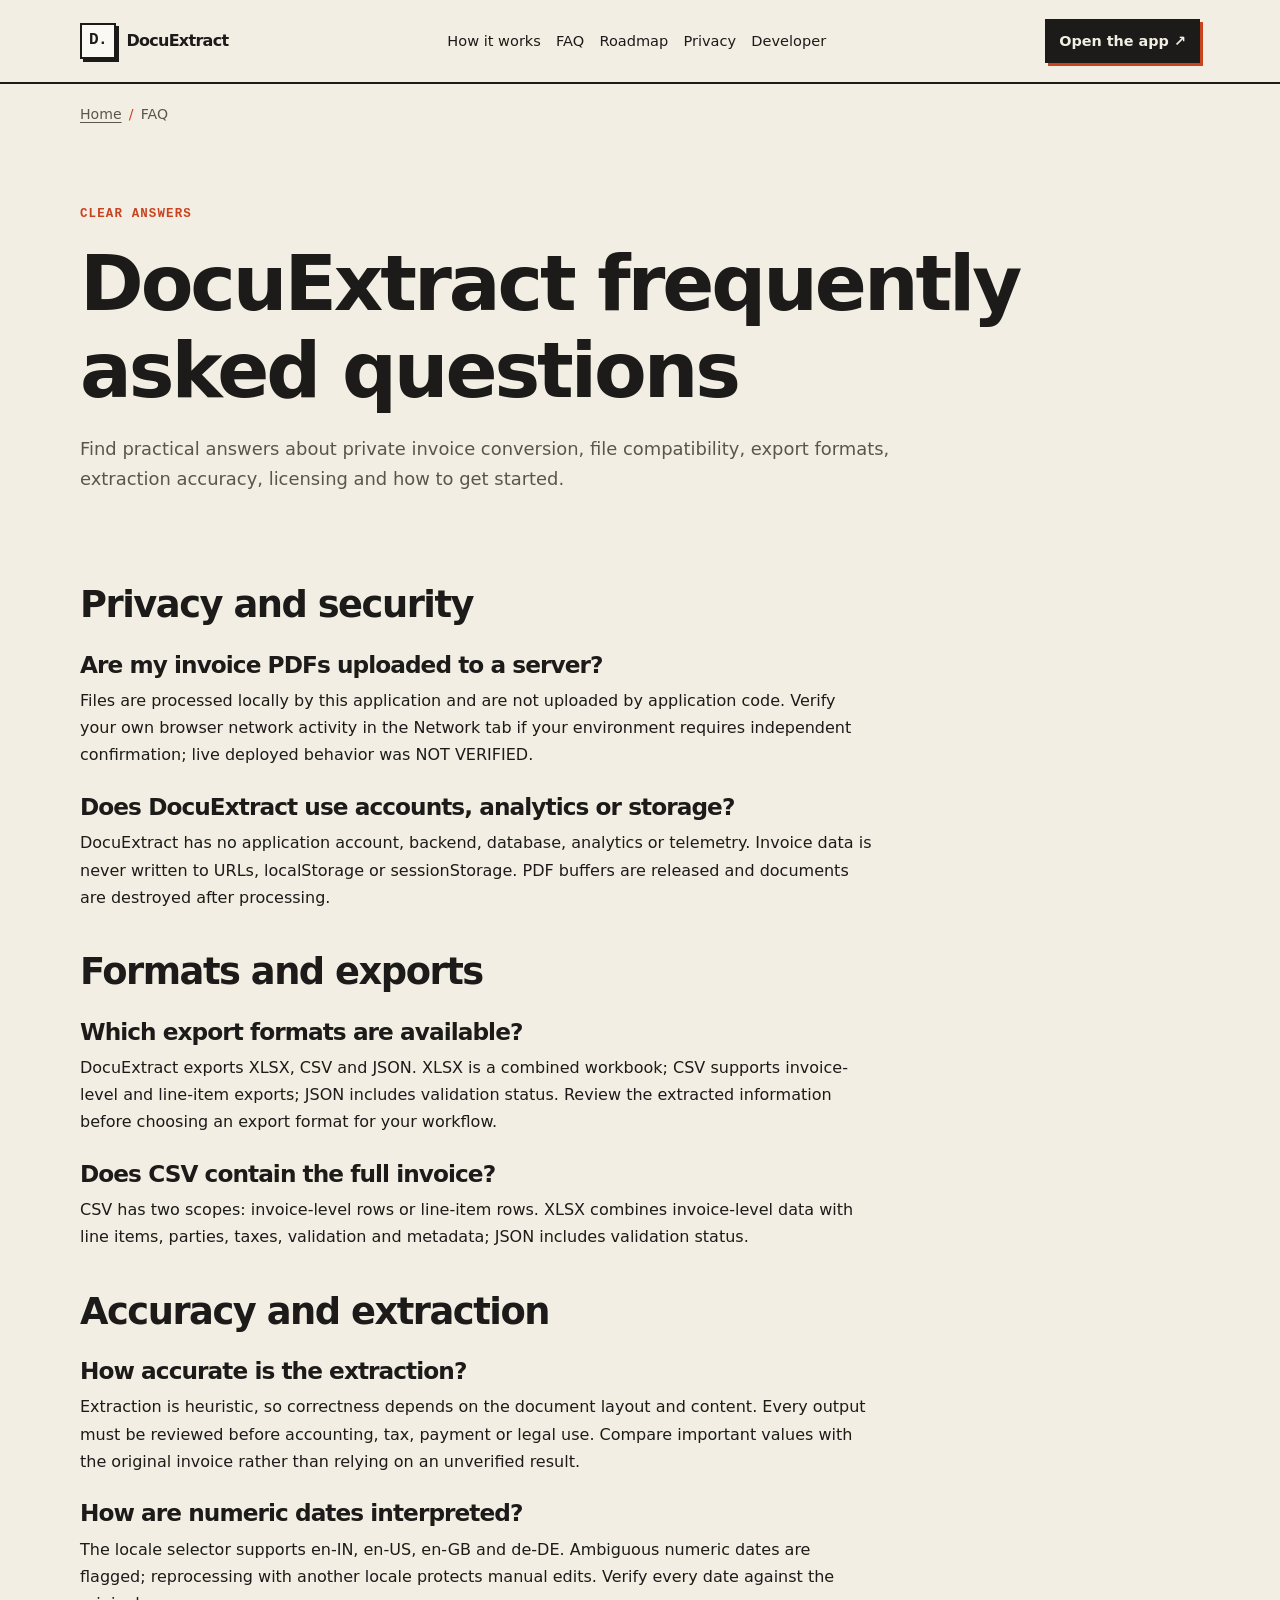
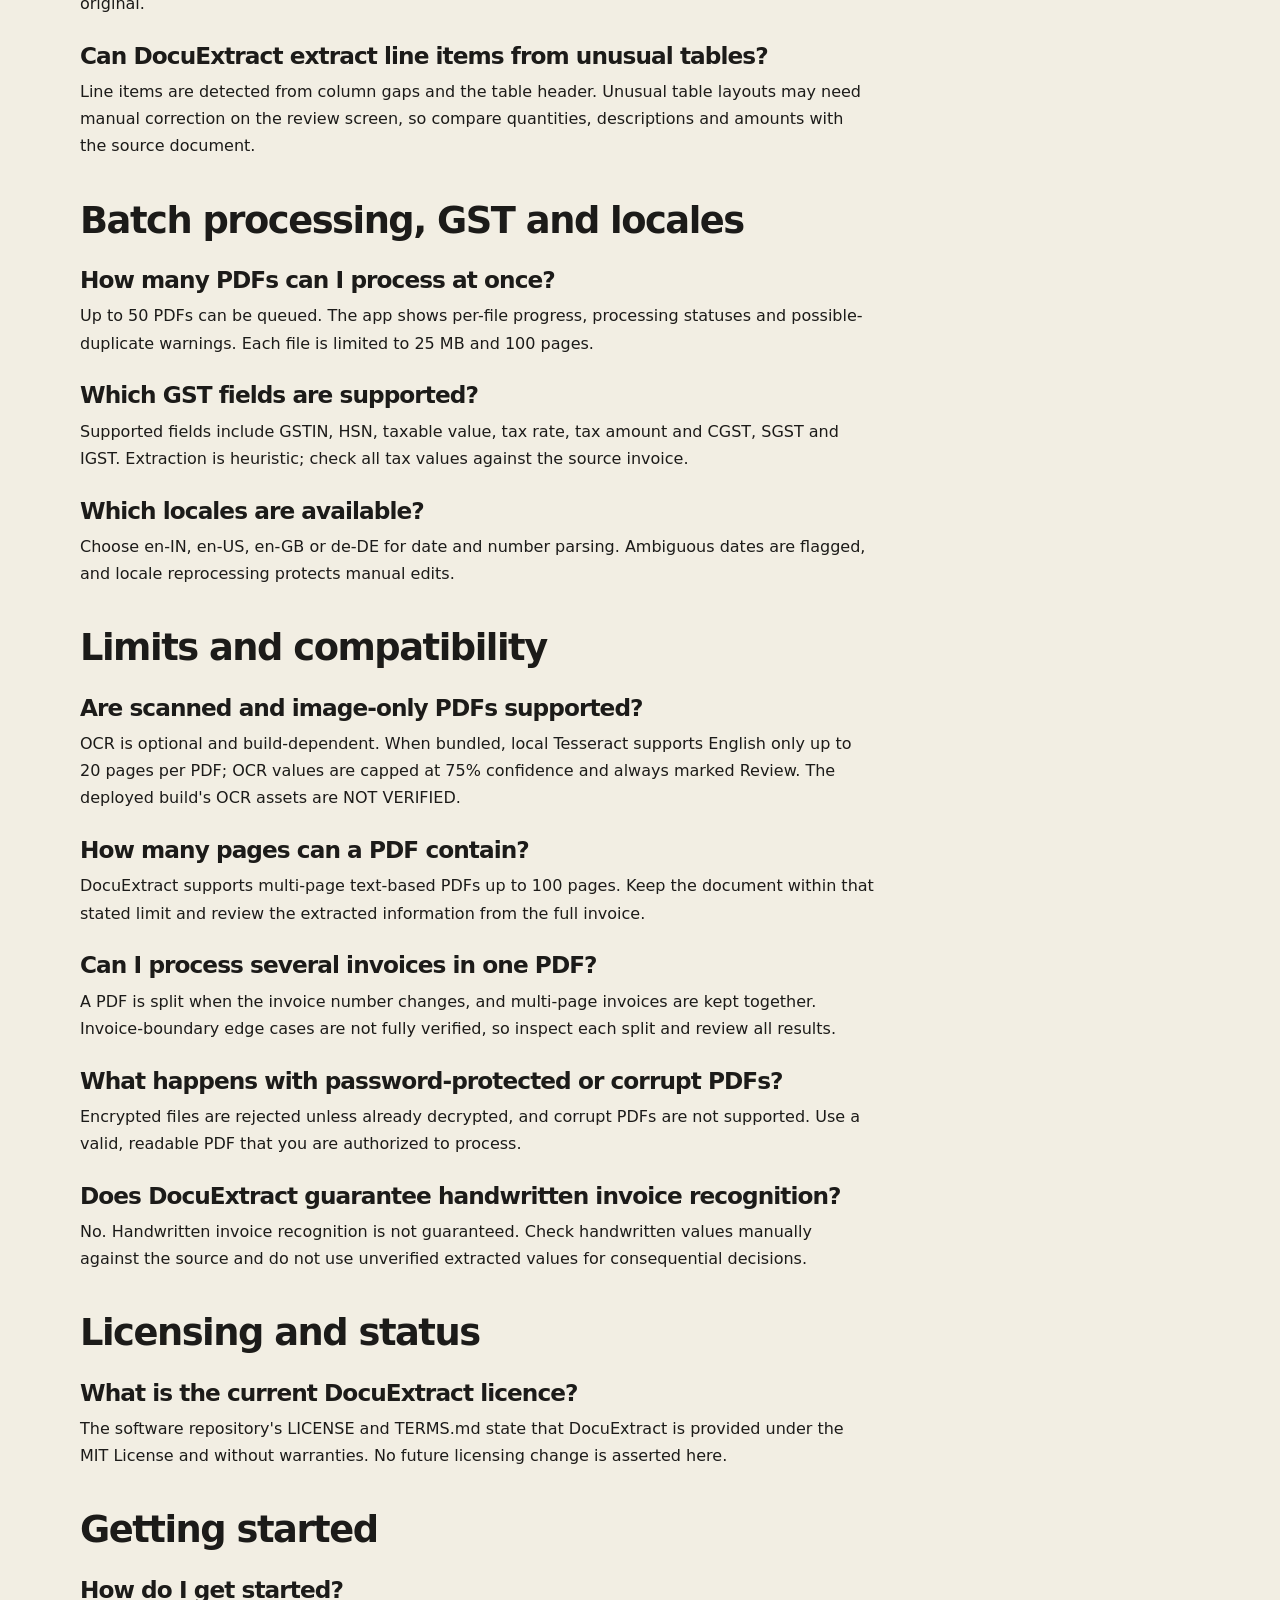
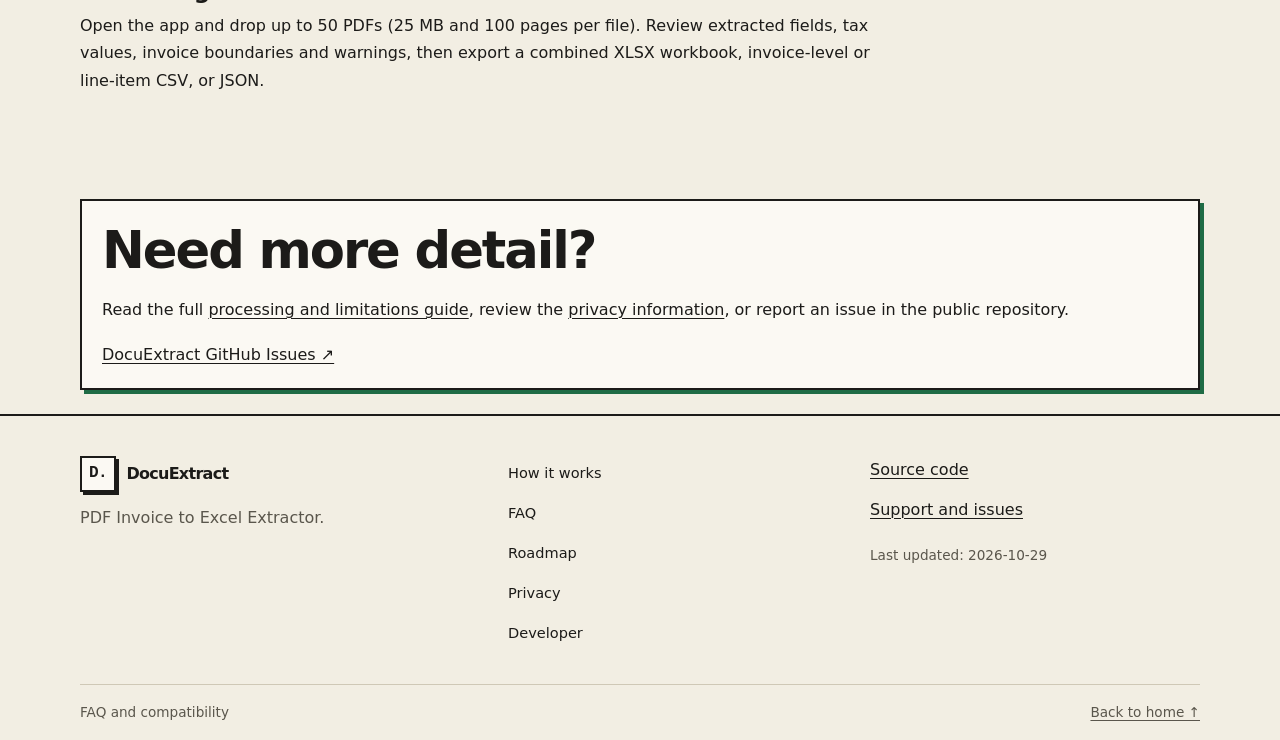
<file: faq/index.html>
<!doctype html>
<html lang="en">
<head>
  <meta charset="utf-8">
  <meta name="viewport" content="width=device-width, initial-scale=1">
  <title>Invoice PDF Extractor FAQ | DocuExtract</title>
  <meta name="description" content="Answers about DocuExtract privacy, PDF support, XLSX and CSV exports, extraction accuracy, limitations, licensing and getting started.">
  <meta name="robots" content="index,follow,max-image-preview:large,max-snippet:-1">
  <meta name="theme-color" content="#F2EEE3" media="(prefers-color-scheme: light)">
  <meta name="theme-color" content="#1C1B19" media="(prefers-color-scheme: dark)">
  <meta name="referrer" content="strict-origin-when-cross-origin">
  <meta http-equiv="Content-Security-Policy" content="default-src 'none'; img-src 'self'; style-src 'self'; base-uri 'none'; form-action 'none'">
  <link rel="icon" type="image/svg+xml" href="../assets/logo.svg">
  <link rel="stylesheet" href="../assets/styles.css">
  <link rel="canonical" href="https://manayab.github.io/DocuExtract.tech/faq/">
  <meta property="og:type" content="website">
  <meta property="og:title" content="Invoice PDF Extractor FAQ | DocuExtract">
  <meta property="og:description" content="Answers about DocuExtract privacy, PDF support, XLSX and CSV exports, extraction accuracy, limitations, licensing and getting started.">
  <meta property="og:url" content="https://manayab.github.io/DocuExtract.tech/faq/">
  <meta property="og:image" content="https://manayab.github.io/DocuExtract.tech/assets/social-preview.png">
  <meta property="og:image:width" content="1280">
  <meta property="og:image:height" content="640">
  <meta property="og:image:alt" content="DocuExtract PDF invoice to Excel extractor">
  <meta property="og:site_name" content="DocuExtract">
  <meta property="og:locale" content="en">
  <meta name="twitter:card" content="summary_large_image">
  <meta name="twitter:title" content="Invoice PDF Extractor FAQ | DocuExtract">
  <meta name="twitter:description" content="Answers about DocuExtract privacy, PDF support, XLSX and CSV exports, extraction accuracy, limitations, licensing and getting started.">
  <meta name="twitter:image" content="https://manayab.github.io/DocuExtract.tech/assets/social-preview.png">
  <script type="application/ld+json">
  {
  "@context": "https://schema.org",
  "@graph": [
    {
      "@type": "WebSite",
      "@id": "https://manayab.github.io/DocuExtract.tech/#website",
      "url": "https://manayab.github.io/DocuExtract.tech/",
      "name": "DocuExtract",
      "inLanguage": "en"
    },
    {
      "@type": "WebPage",
      "@id": "https://manayab.github.io/DocuExtract.tech/faq/#webpage",
      "url": "https://manayab.github.io/DocuExtract.tech/faq/",
      "name": "Invoice PDF Extractor FAQ | DocuExtract",
      "description": "Answers about DocuExtract privacy, PDF support, XLSX and CSV exports, extraction accuracy, limitations, licensing and getting started.",
      "dateModified": "2026-10-29",
      "inLanguage": "en",
      "isPartOf": {
        "@id": "https://manayab.github.io/DocuExtract.tech/#website"
      },
      "breadcrumb": {
        "@id": "https://manayab.github.io/DocuExtract.tech/faq/#breadcrumbs"
      }
    },
    {
      "@type": "BreadcrumbList",
      "@id": "https://manayab.github.io/DocuExtract.tech/faq/#breadcrumbs",
      "itemListElement": [
        {
          "@type": "ListItem",
          "position": 1,
          "name": "Home",
          "item": "https://manayab.github.io/DocuExtract.tech/"
        },
        {
          "@type": "ListItem",
          "position": 2,
          "name": "FAQ",
          "item": "https://manayab.github.io/DocuExtract.tech/faq/"
        }
      ]
    },
    {
      "@type": "FAQPage",
      "@id": "https://manayab.github.io/DocuExtract.tech/faq/#questions",
      "mainEntity": [
        {
          "@type": "Question",
          "name": "Are my invoice PDFs uploaded to a server?",
          "acceptedAnswer": {
            "@type": "Answer",
            "text": "Application code processes files locally in the browser and does not upload invoice PDFs to an application backend. Inspect the browser Network tab to verify observed requests; this does not independently prove behavior in every environment."
          }
        },
        {
          "@type": "Question",
          "name": "Which export formats are available?",
          "acceptedAnswer": {
            "@type": "Answer",
            "text": "DocuExtract exports a combined XLSX workbook, invoice-level CSV, line-item CSV and JSON with validation status. Review extracted data before using any export."
          }
        },
        {
          "@type": "Question",
          "name": "Can I process many PDFs at once?",
          "acceptedAnswer": {
            "@type": "Answer",
            "text": "The batch dashboard accepts up to 50 PDFs, processes them one at a time, shows per-file progress and statuses, and flags possible duplicates. Each file is limited to 25 MB and 100 pages."
          }
        },
        {
          "@type": "Question",
          "name": "Can one PDF contain several invoices?",
          "acceptedAnswer": {
            "@type": "Answer",
            "text": "The extractor attempts to split a PDF when the invoice number changes and keeps multi-page invoices together. Invoice-boundary edge cases are not fully verified; inspect every split and review the results."
          }
        },
        {
          "@type": "Question",
          "name": "Can it read scanned invoices?",
          "acceptedAnswer": {
            "@type": "Answer",
            "text": "OCR is optional and build-dependent. When bundled, local Tesseract OCR supports English only and up to 20 pages per PDF. OCR-derived values are capped at 75% confidence and always marked Review. The currently deployed app's OCR assets were not verified in this audit."
          }
        },
        {
          "@type": "Question",
          "name": "Does it extract GST fields?",
          "acceptedAnswer": {
            "@type": "Answer",
            "text": "It supports GSTIN fields, HSN, taxable value, tax rate, tax amount and CGST, SGST and IGST fields. Extraction is heuristic; verify tax values against the source invoice."
          }
        },
        {
          "@type": "Question",
          "name": "Which locales are supported?",
          "acceptedAnswer": {
            "@type": "Answer",
            "text": "The locale selector supports en-IN, en-US, en-GB and de-DE for date and number parsing. Ambiguous numeric dates are flagged, and reprocessing with another locale protects manual edits."
          }
        },
        {
          "@type": "Question",
          "name": "How accurate is the extraction?",
          "acceptedAnswer": {
            "@type": "Answer",
            "text": "Extraction is heuristic and is not guaranteed to be correct. Review every extracted value against the original before accounting, tax, payment or legal use."
          }
        },
        {
          "@type": "Question",
          "name": "What is the current licence?",
          "acceptedAnswer": {
            "@type": "Answer",
            "text": "The software repository's LICENSE and TERMS.md state that DocuExtract is provided under the MIT License and without warranties. The site does not claim a future commercial licensing change."
          }
        },
        {
          "@type": "Question",
          "name": "How many pages can a PDF contain?",
          "acceptedAnswer": {
            "@type": "Answer",
            "text": "The app documents a maximum of 100 pages per PDF and a 25 MB file-size limit. Optional OCR is limited to 20 pages per PDF."
          }
        },
        {
          "@type": "Question",
          "name": "Does OCR work with handwriting or poor scans?",
          "acceptedAnswer": {
            "@type": "Answer",
            "text": "No reliable recognition is promised for handwriting, low-resolution scans or skewed pages. OCR results need manual review."
          }
        }
      ]
    }
  ]
}
  </script>
</head>
<body>
  <a class="skip-link" href="#main">Skip to content</a>
  <header class="site-header"><div class="container header-inner">
    <a class="wordmark" href="../"><span class="brand-mark" aria-hidden="true">D.</span><span>DocuExtract</span></a>
    <nav class="main-nav" aria-label="Main navigation"><a href="../how-it-works/">How it works</a><a href="./" aria-current="page">FAQ</a><a href="../roadmap/">Roadmap</a><a href="../privacy/">Privacy</a><a href="../developer/">Developer</a></nav>
    <a class="button button-small" href="https://manayab.github.io/DocuExtract/" rel="noopener">Open the app ↗</a>
  </div></header>
  <main id="main" class="container">
    <nav class="breadcrumbs" aria-label="Breadcrumb"><ol><li><a href="../">Home</a></li><li aria-current="page">FAQ</li></ol></nav>
    <header class="page-intro"><p class="eyebrow">CLEAR ANSWERS</p><h1>DocuExtract frequently asked questions</h1><p>Find practical answers about private invoice conversion, file compatibility, export formats, extraction accuracy, licensing and how to get started.</p></header>
    <article class="prose">
      <section>
        <h2>Privacy and security</h2>
        <h3>Are my invoice PDFs uploaded to a server?</h3>
        <p>Files are processed locally by this application and are not uploaded by application code. Verify your own browser network activity in the Network tab if your environment requires independent confirmation; live deployed behavior was NOT VERIFIED.</p>
        <h3>Does DocuExtract use accounts, analytics or storage?</h3>
        <p>DocuExtract has no application account, backend, database, analytics or telemetry. Invoice data is never written to URLs, localStorage or sessionStorage. PDF buffers are released and documents are destroyed after processing.</p>
      </section>
      <section>
        <h2>Formats and exports</h2>
        <h3>Which export formats are available?</h3>
        <p>DocuExtract exports XLSX, CSV and JSON. XLSX is a combined workbook; CSV supports invoice-level and line-item exports; JSON includes validation status. Review the extracted information before choosing an export format for your workflow.</p>
        <h3>Does CSV contain the full invoice?</h3>
        <p>CSV has two scopes: invoice-level rows or line-item rows. XLSX combines invoice-level data with line items, parties, taxes, validation and metadata; JSON includes validation status.</p>
      </section>
      <section>
        <h2>Accuracy and extraction</h2>
        <h3>How accurate is the extraction?</h3>
        <p>Extraction is heuristic, so correctness depends on the document layout and content. Every output must be reviewed before accounting, tax, payment or legal use. Compare important values with the original invoice rather than relying on an unverified result.</p>
        <h3>How are numeric dates interpreted?</h3>
        <p>The locale selector supports en-IN, en-US, en-GB and de-DE. Ambiguous numeric dates are flagged; reprocessing with another locale protects manual edits. Verify every date against the original.</p>
        <h3>Can DocuExtract extract line items from unusual tables?</h3>
        <p>Line items are detected from column gaps and the table header. Unusual table layouts may need manual correction on the review screen, so compare quantities, descriptions and amounts with the source document.</p>
      </section>
      <section>
        <h2>Batch processing, GST and locales</h2>
        <h3>How many PDFs can I process at once?</h3>
        <p>Up to 50 PDFs can be queued. The app shows per-file progress, processing statuses and possible-duplicate warnings. Each file is limited to 25 MB and 100 pages.</p>
        <h3>Which GST fields are supported?</h3>
        <p>Supported fields include GSTIN, HSN, taxable value, tax rate, tax amount and CGST, SGST and IGST. Extraction is heuristic; check all tax values against the source invoice.</p>
        <h3>Which locales are available?</h3>
        <p>Choose en-IN, en-US, en-GB or de-DE for date and number parsing. Ambiguous dates are flagged, and locale reprocessing protects manual edits.</p>
      </section>
      <section>
        <h2>Limits and compatibility</h2>
        <h3>Are scanned and image-only PDFs supported?</h3>
        <p>OCR is optional and build-dependent. When bundled, local Tesseract supports English only up to 20 pages per PDF; OCR values are capped at 75% confidence and always marked Review. The deployed build's OCR assets are NOT VERIFIED.</p>
        <h3>How many pages can a PDF contain?</h3>
        <p>DocuExtract supports multi-page text-based PDFs up to 100 pages. Keep the document within that stated limit and review the extracted information from the full invoice.</p>
        <h3>Can I process several invoices in one PDF?</h3>
        <p>A PDF is split when the invoice number changes, and multi-page invoices are kept together. Invoice-boundary edge cases are not fully verified, so inspect each split and review all results.</p>
        <h3>What happens with password-protected or corrupt PDFs?</h3>
        <p>Encrypted files are rejected unless already decrypted, and corrupt PDFs are not supported. Use a valid, readable PDF that you are authorized to process.</p>
        <h3>Does DocuExtract guarantee handwritten invoice recognition?</h3>
        <p>No. Handwritten invoice recognition is not guaranteed. Check handwritten values manually against the source and do not use unverified extracted values for consequential decisions.</p>
      </section>
      <section>
        <h2>Licensing and status</h2>
        <h3>What is the current DocuExtract licence?</h3>
        <p>The software repository's LICENSE and TERMS.md state that DocuExtract is provided under the MIT License and without warranties. No future licensing change is asserted here.</p>
      </section>
      <section>
        <h2>Getting started</h2>
        <h3>How do I get started?</h3>
        <p>Open the app and drop up to 50 PDFs (25 MB and 100 pages per file). Review extracted fields, tax values, invoice boundaries and warnings, then export a combined XLSX workbook, invoice-level or line-item CSV, or JSON.</p>
      </section>
    </article>
    <aside class="callout"><h2>Need more detail?</h2><p>Read the full <a href="../how-it-works/">processing and limitations guide</a>, review the <a href="../privacy/">privacy information</a>, or report an issue in the public repository.</p><p><a href="https://github.com/MANayab/DocuExtract/issues" rel="noopener">DocuExtract GitHub Issues ↗</a></p></aside>
  </main>
  <footer class="site-footer"><div class="container footer-grid">
    <div><a class="wordmark" href="../"><span class="brand-mark" aria-hidden="true">D.</span><span>DocuExtract</span></a><p>PDF Invoice to Excel Extractor.</p></div>
    <nav aria-label="Footer navigation"><a href="../how-it-works/">How it works</a><a href="./">FAQ</a><a href="../roadmap/">Roadmap</a><a href="../privacy/">Privacy</a><a href="../developer/">Developer</a></nav>
    <div><a href="https://github.com/MANayab/DocuExtract" rel="noopener">Source code</a><a href="https://github.com/MANayab/DocuExtract/issues" rel="noopener">Support and issues</a><p class="last-updated">Last updated: 2026-10-29</p></div>
  </div><div class="container footer-bottom"><span>FAQ and compatibility</span><a href="../">Back to home ↑</a></div></footer>
</body>
</html>
</file>
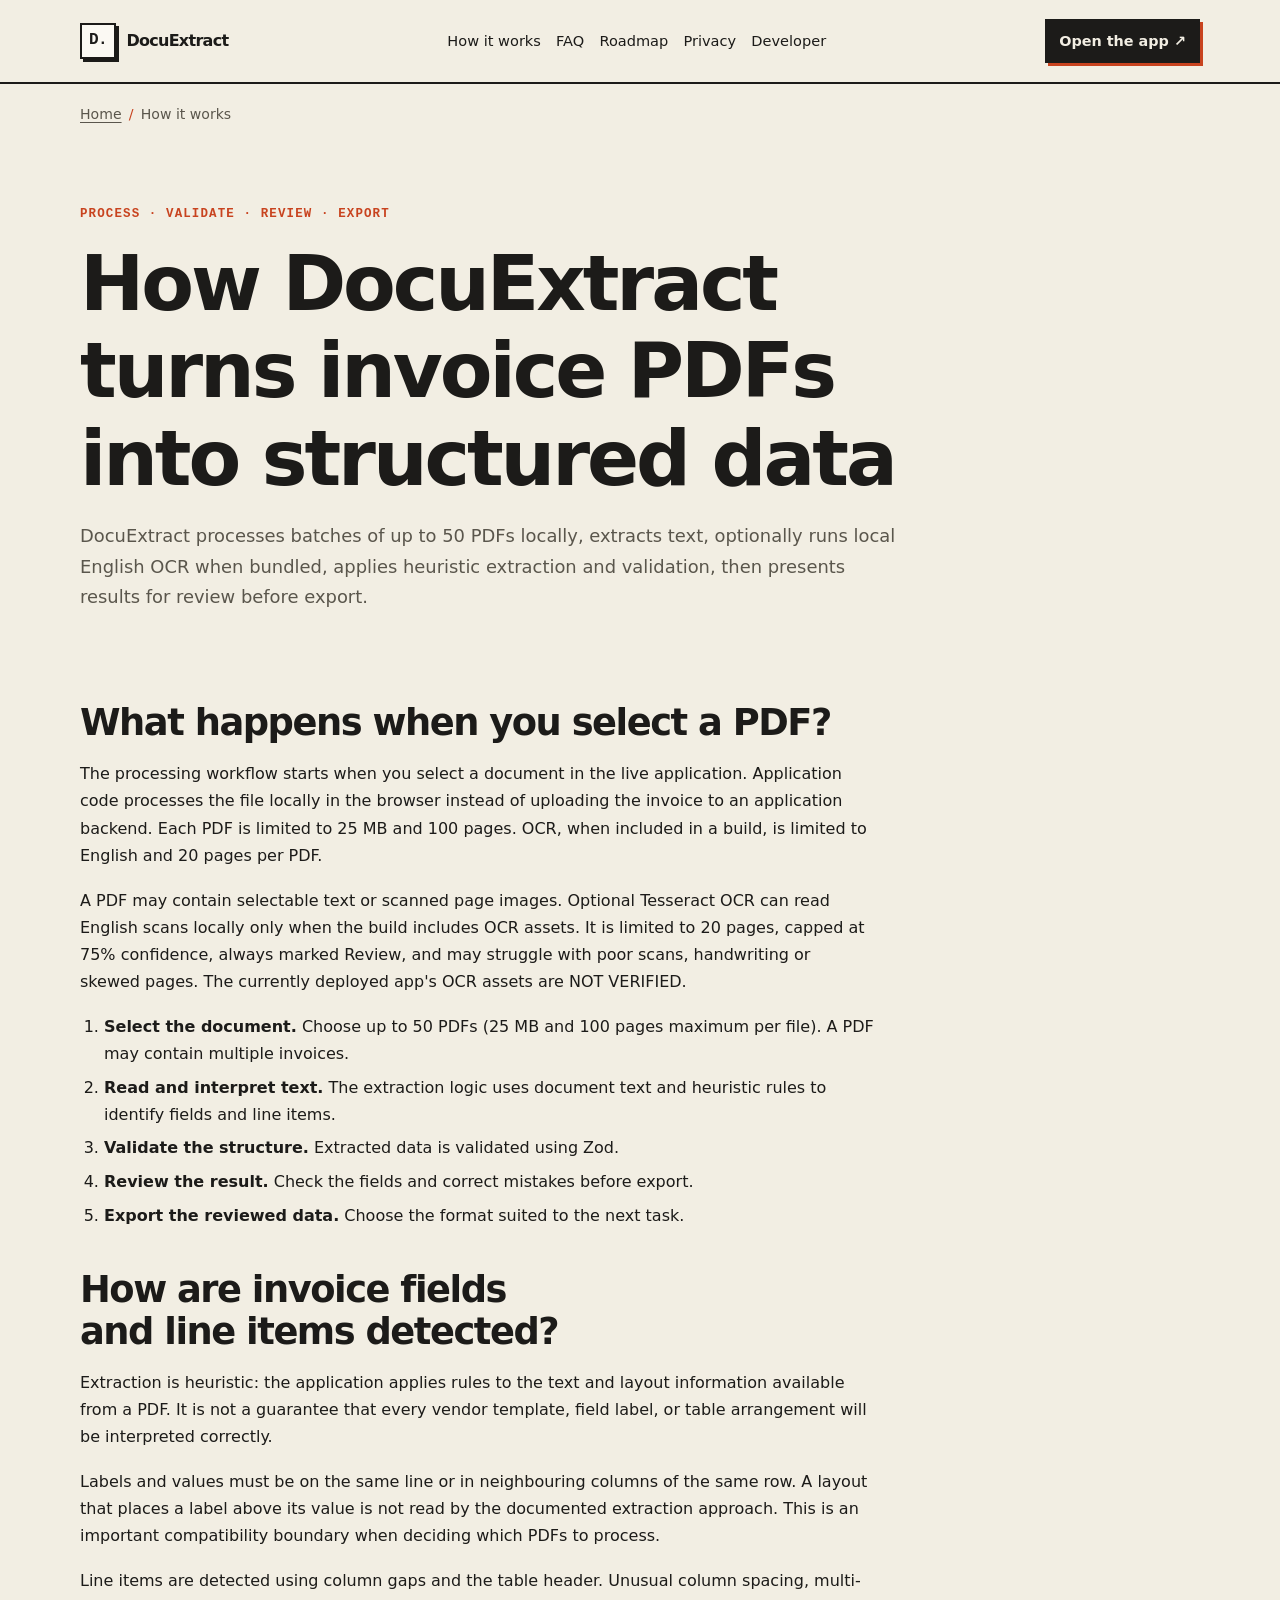
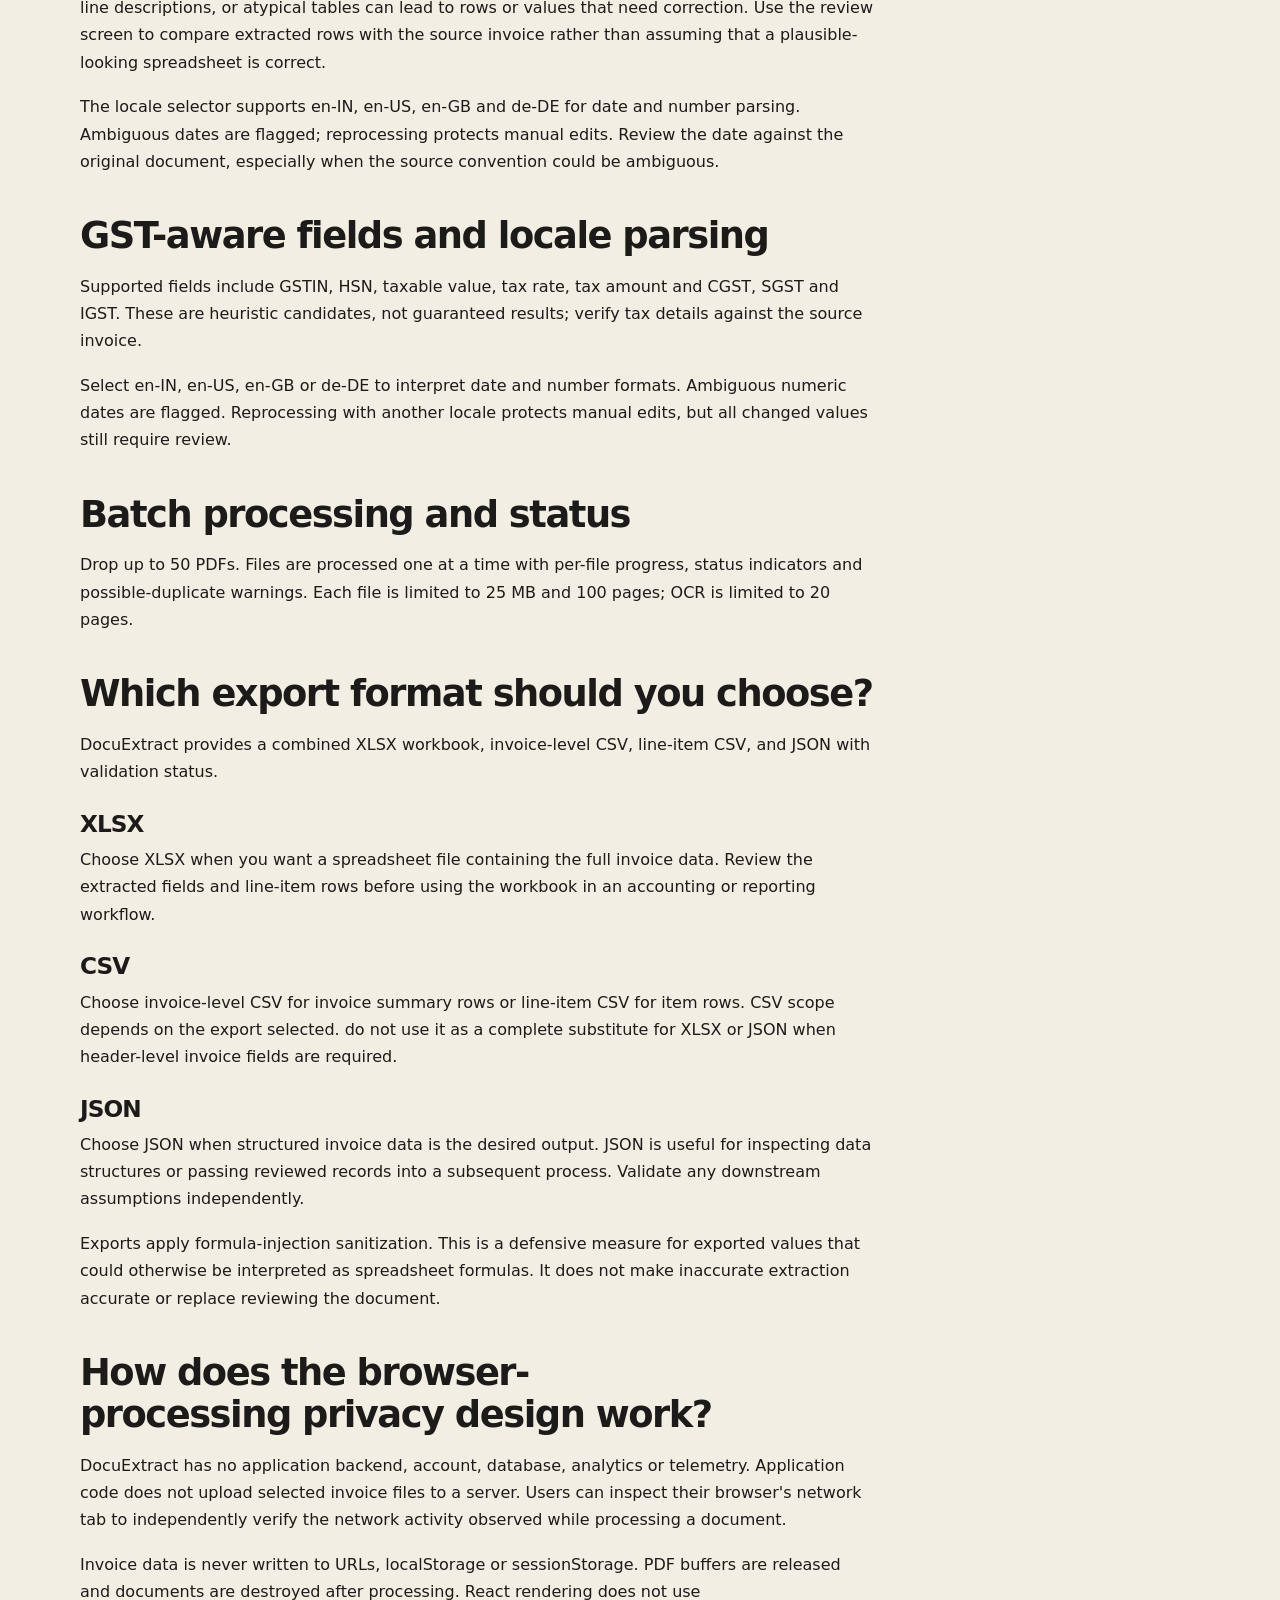
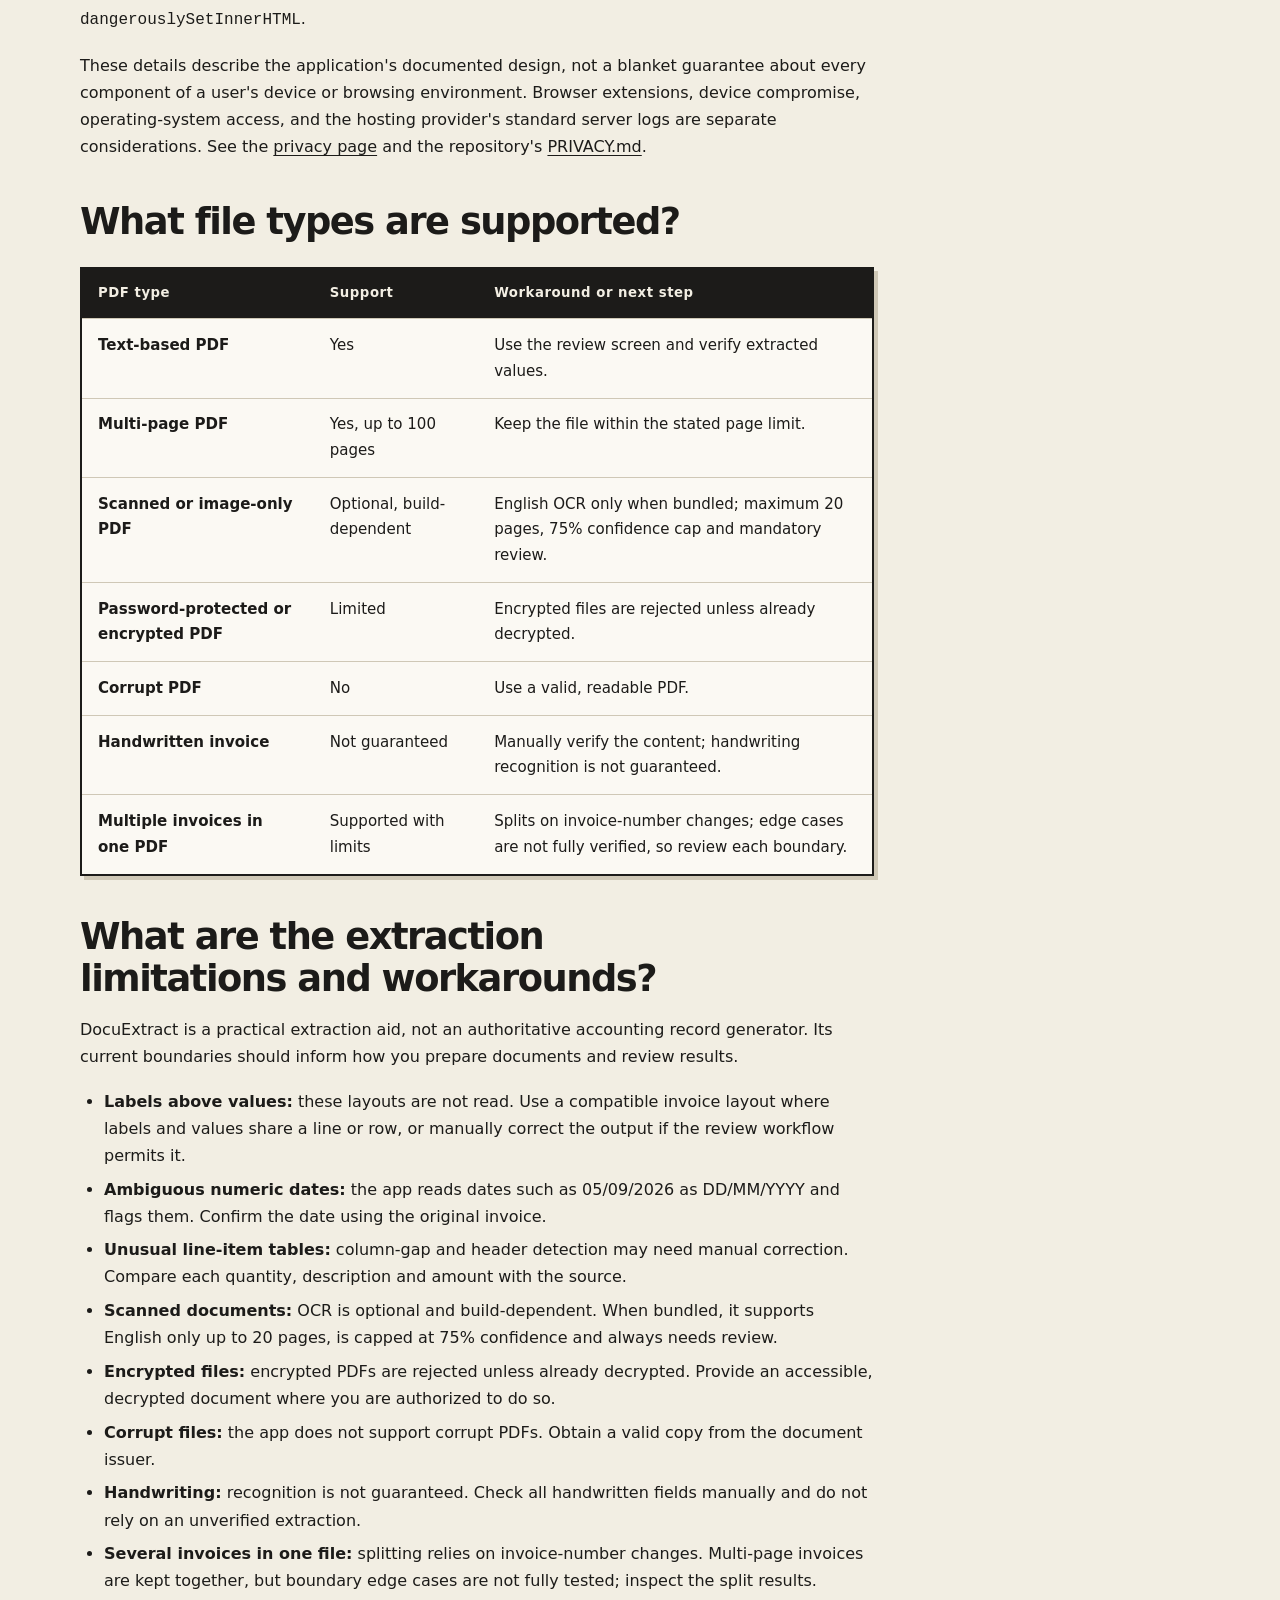
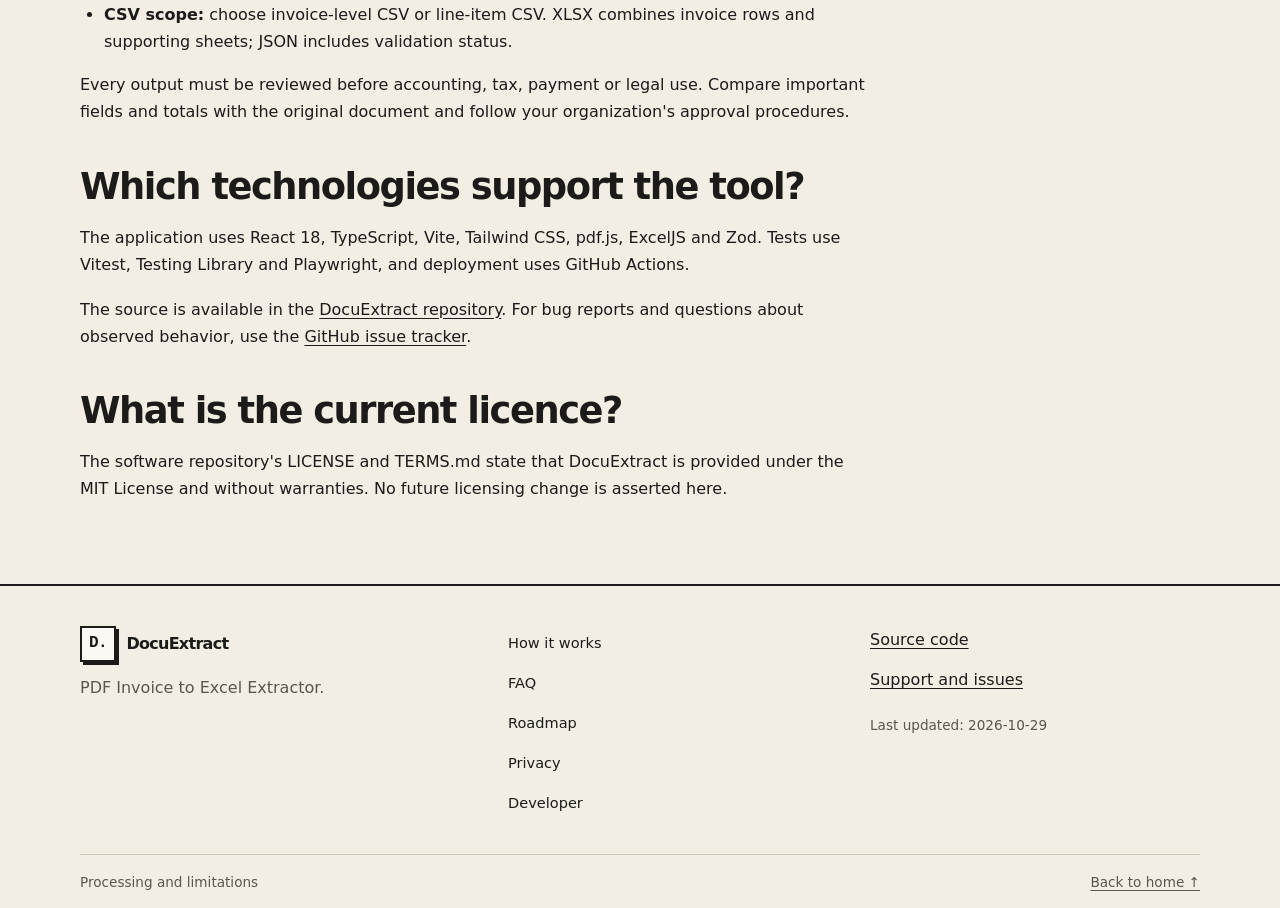
<file: how-it-works/index.html>
<!doctype html>
<html lang="en">
<head>
  <meta charset="utf-8">
  <meta name="viewport" content="width=device-width, initial-scale=1">
  <title>How PDF Invoice Extraction Works | DocuExtract</title>
  <meta name="description" content="Learn how DocuExtract reads invoice PDFs, validates fields, supports XLSX, CSV and JSON exports, and handles privacy and extraction limits.">
  <meta name="robots" content="index,follow,max-image-preview:large,max-snippet:-1">
  <meta name="theme-color" content="#F2EEE3" media="(prefers-color-scheme: light)">
  <meta name="theme-color" content="#1C1B19" media="(prefers-color-scheme: dark)">
  <meta name="referrer" content="strict-origin-when-cross-origin">
  <meta http-equiv="Content-Security-Policy" content="default-src 'none'; img-src 'self'; style-src 'self'; base-uri 'none'; form-action 'none'">
  <link rel="icon" type="image/svg+xml" href="../assets/logo.svg">
  <link rel="stylesheet" href="../assets/styles.css">
  <link rel="canonical" href="https://manayab.github.io/DocuExtract.tech/how-it-works/">
  <meta property="og:type" content="website">
  <meta property="og:title" content="How PDF Invoice Extraction Works | DocuExtract">
  <meta property="og:description" content="Learn how DocuExtract reads invoice PDFs, validates fields, supports XLSX, CSV and JSON exports, and handles privacy and extraction limits.">
  <meta property="og:url" content="https://manayab.github.io/DocuExtract.tech/how-it-works/">
  <meta property="og:image" content="https://manayab.github.io/DocuExtract.tech/assets/social-preview.png">
  <meta property="og:image:width" content="1280">
  <meta property="og:image:height" content="640">
  <meta property="og:image:alt" content="DocuExtract PDF invoice to Excel extractor">
  <meta property="og:site_name" content="DocuExtract">
  <meta property="og:locale" content="en">
  <meta name="twitter:card" content="summary_large_image">
  <meta name="twitter:title" content="How PDF Invoice Extraction Works | DocuExtract">
  <meta name="twitter:description" content="Learn how DocuExtract reads invoice PDFs, validates fields, supports XLSX, CSV and JSON exports, and handles privacy and extraction limits.">
  <meta name="twitter:image" content="https://manayab.github.io/DocuExtract.tech/assets/social-preview.png">
  <script type="application/ld+json">
  {
  "@context": "https://schema.org",
  "@graph": [
    {
      "@type": "WebSite",
      "@id": "https://manayab.github.io/DocuExtract.tech/#website",
      "url": "https://manayab.github.io/DocuExtract.tech/",
      "name": "DocuExtract",
      "inLanguage": "en"
    },
    {
      "@type": "WebPage",
      "@id": "https://manayab.github.io/DocuExtract.tech/how-it-works/#webpage",
      "url": "https://manayab.github.io/DocuExtract.tech/how-it-works/",
      "name": "How PDF Invoice Extraction Works | DocuExtract",
      "description": "Learn how DocuExtract reads invoice PDFs, validates fields, supports XLSX, CSV and JSON exports, and handles privacy and extraction limits.",
      "isPartOf": {
        "@id": "https://manayab.github.io/DocuExtract.tech/#website"
      },
      "dateModified": "2026-10-29",
      "inLanguage": "en",
      "breadcrumb": {
        "@id": "https://manayab.github.io/DocuExtract.tech/how-it-works/#breadcrumbs"
      }
    },
    {
      "@type": "BreadcrumbList",
      "@id": "https://manayab.github.io/DocuExtract.tech/how-it-works/#breadcrumbs",
      "itemListElement": [
        {
          "@type": "ListItem",
          "position": 1,
          "name": "Home",
          "item": "https://manayab.github.io/DocuExtract.tech/"
        },
        {
          "@type": "ListItem",
          "position": 2,
          "name": "How it works",
          "item": "https://manayab.github.io/DocuExtract.tech/how-it-works/"
        }
      ]
    },
    {
      "@type": "SoftwareApplication",
      "@id": "https://manayab.github.io/DocuExtract.tech/#software",
      "name": "DocuExtract",
      "description": "Browser-based invoice PDF extraction with a combined XLSX workbook, invoice-level and line-item CSV, and JSON exports; heuristic results require review.",
      "url": "https://manayab.github.io/DocuExtract/",
      "applicationCategory": "BusinessApplication",
      "operatingSystem": "Any",
      "softwareVersion": "1.3.1",
      "license": "https://opensource.org/license/mit/",
      "isAccessibleForFree": true,
      "featureList": [
        "Batch processing of up to 50 PDFs with per-file progress, statuses and possible-duplicate detection",
        "Multi-invoice PDF splitting when invoice numbers change; boundary edge cases may need review",
        "GST-aware fields including GSTIN, HSN, taxable value, tax rate, tax amount, CGST, SGST and IGST",
        "Locale-aware parsing for en-IN, en-US, en-GB and de-DE with ambiguous-date warnings",
        "Combined XLSX workbook, invoice-level CSV, line-item CSV and JSON with validation status",
        "Optional build-dependent local English OCR, up to 20 pages per PDF, capped at 75% confidence and always marked for review",
        "Review screen, validation and spreadsheet formula-injection sanitization",
        "Local browser processing; application code does not upload invoice files"
      ]
    }
  ]
}
  </script>
</head>
<body>
  <a class="skip-link" href="#main">Skip to content</a>
  <header class="site-header"><div class="container header-inner">
    <a class="wordmark" href="../"><span class="brand-mark" aria-hidden="true">D.</span><span>DocuExtract</span></a>
    <nav class="main-nav" aria-label="Main navigation"><a href="./" aria-current="page">How it works</a><a href="../faq/">FAQ</a><a href="../roadmap/">Roadmap</a><a href="../privacy/">Privacy</a><a href="../developer/">Developer</a></nav>
    <a class="button button-small" href="https://manayab.github.io/DocuExtract/" rel="noopener">Open the app ↗</a>
  </div></header>
  <main id="main" class="container">
    <nav class="breadcrumbs" aria-label="Breadcrumb"><ol><li><a href="../">Home</a></li><li aria-current="page">How it works</li></ol></nav>
    <header class="page-intro"><p class="eyebrow">PROCESS · VALIDATE · REVIEW · EXPORT</p><h1>How DocuExtract turns invoice PDFs into structured data</h1><p>DocuExtract processes batches of up to 50 PDFs locally, extracts text, optionally runs local English OCR when bundled, applies heuristic extraction and validation, then presents results for review before export.</p></header>
    <article class="prose">
      <section>
        <h2>What happens when you select a PDF?</h2>
        <p>The processing workflow starts when you select a document in the live application. Application code processes the file locally in the browser instead of uploading the invoice to an application backend. Each PDF is limited to 25 MB and 100 pages. OCR, when included in a build, is limited to English and 20 pages per PDF.</p>
        <p>A PDF may contain selectable text or scanned page images. Optional Tesseract OCR can read English scans locally only when the build includes OCR assets. It is limited to 20 pages, capped at 75% confidence, always marked Review, and may struggle with poor scans, handwriting or skewed pages. The currently deployed app's OCR assets are NOT VERIFIED.</p>
        <ol>
          <li><strong>Select the document.</strong> Choose up to 50 PDFs (25 MB and 100 pages maximum per file). A PDF may contain multiple invoices.</li>
          <li><strong>Read and interpret text.</strong> The extraction logic uses document text and heuristic rules to identify fields and line items.</li>
          <li><strong>Validate the structure.</strong> Extracted data is validated using Zod.</li>
          <li><strong>Review the result.</strong> Check the fields and correct mistakes before export.</li>
          <li><strong>Export the reviewed data.</strong> Choose the format suited to the next task.</li>
        </ol>
      </section>
      <section>
        <h2>How are invoice fields and line items detected?</h2>
        <p>Extraction is heuristic: the application applies rules to the text and layout information available from a PDF. It is not a guarantee that every vendor template, field label, or table arrangement will be interpreted correctly.</p>
        <p>Labels and values must be on the same line or in neighbouring columns of the same row. A layout that places a label above its value is not read by the documented extraction approach. This is an important compatibility boundary when deciding which PDFs to process.</p>
        <p>Line items are detected using column gaps and the table header. Unusual column spacing, multi-line descriptions, or atypical tables can lead to rows or values that need correction. Use the review screen to compare extracted rows with the source invoice rather than assuming that a plausible-looking spreadsheet is correct.</p>
        <p>The locale selector supports en-IN, en-US, en-GB and de-DE for date and number parsing. Ambiguous dates are flagged; reprocessing protects manual edits. Review the date against the original document, especially when the source convention could be ambiguous.</p>
      </section>
      <section>
        <h2>GST-aware fields and locale parsing</h2>
        <p>Supported fields include GSTIN, HSN, taxable value, tax rate, tax amount and CGST, SGST and IGST. These are heuristic candidates, not guaranteed results; verify tax details against the source invoice.</p>
        <p>Select en-IN, en-US, en-GB or de-DE to interpret date and number formats. Ambiguous numeric dates are flagged. Reprocessing with another locale protects manual edits, but all changed values still require review.</p>
      </section>
      <section>
        <h2>Batch processing and status</h2>
        <p>Drop up to 50 PDFs. Files are processed one at a time with per-file progress, status indicators and possible-duplicate warnings. Each file is limited to 25 MB and 100 pages; OCR is limited to 20 pages.</p>
      </section>
      <section>
        <h2>Which export format should you choose?</h2>
        <p>DocuExtract provides a combined XLSX workbook, invoice-level CSV, line-item CSV, and JSON with validation status.</p>
        <h3>XLSX</h3>
        <p>Choose XLSX when you want a spreadsheet file containing the full invoice data. Review the extracted fields and line-item rows before using the workbook in an accounting or reporting workflow.</p>
        <h3>CSV</h3>
        <p>Choose invoice-level CSV for invoice summary rows or line-item CSV for item rows. CSV scope depends on the export selected.  do not use it as a complete substitute for XLSX or JSON when header-level invoice fields are required.</p>
        <h3>JSON</h3>
        <p>Choose JSON when structured invoice data is the desired output. JSON is useful for inspecting data structures or passing reviewed records into a subsequent process. Validate any downstream assumptions independently.</p>
        <p>Exports apply formula-injection sanitization. This is a defensive measure for exported values that could otherwise be interpreted as spreadsheet formulas. It does not make inaccurate extraction accurate or replace reviewing the document.</p>
      </section>
      <section>
        <h2>How does the browser-processing privacy design work?</h2>
        <p>DocuExtract has no application backend, account, database, analytics or telemetry. Application code does not upload selected invoice files to a server. Users can inspect their browser's network tab to independently verify the network activity observed while processing a document.</p>
        <p>Invoice data is never written to URLs, localStorage or sessionStorage. PDF buffers are released and documents are destroyed after processing. React rendering does not use <code>dangerouslySetInnerHTML</code>.</p>
        <p>These details describe the application's documented design, not a blanket guarantee about every component of a user's device or browsing environment. Browser extensions, device compromise, operating-system access, and the hosting provider's standard server logs are separate considerations. See the <a href="../privacy/">privacy page</a> and the repository's <a href="https://github.com/MANayab/DocuExtract/blob/main/PRIVACY.md" rel="noopener">PRIVACY.md</a>.</p>
      </section>
      <section>
        <h2>What file types are supported?</h2>
        <div class="table-wrap"><table><thead><tr><th scope="col">PDF type</th><th scope="col">Support</th><th scope="col">Workaround or next step</th></tr></thead><tbody>
          <tr><th scope="row">Text-based PDF</th><td>Yes</td><td>Use the review screen and verify extracted values.</td></tr>
          <tr><th scope="row">Multi-page PDF</th><td>Yes, up to 100 pages</td><td>Keep the file within the stated page limit.</td></tr>
          <tr><th scope="row">Scanned or image-only PDF</th><td>Optional, build-dependent</td><td>English OCR only when bundled; maximum 20 pages, 75% confidence cap and mandatory review.</td></tr>
          <tr><th scope="row">Password-protected or encrypted PDF</th><td>Limited</td><td>Encrypted files are rejected unless already decrypted.</td></tr>
          <tr><th scope="row">Corrupt PDF</th><td>No</td><td>Use a valid, readable PDF.</td></tr>
          <tr><th scope="row">Handwritten invoice</th><td>Not guaranteed</td><td>Manually verify the content; handwriting recognition is not guaranteed.</td></tr>
          <tr><th scope="row">Multiple invoices in one PDF</th><td>Supported with limits</td><td>Splits on invoice-number changes; edge cases are not fully verified, so review each boundary.</td></tr>
        </tbody></table></div>
      </section>
      <section>
        <h2>What are the extraction limitations and workarounds?</h2>
        <p>DocuExtract is a practical extraction aid, not an authoritative accounting record generator. Its current boundaries should inform how you prepare documents and review results.</p>
        <ul>
          <li><strong>Labels above values:</strong> these layouts are not read. Use a compatible invoice layout where labels and values share a line or row, or manually correct the output if the review workflow permits it.</li>
          <li><strong>Ambiguous numeric dates:</strong> the app reads dates such as 05/09/2026 as DD/MM/YYYY and flags them. Confirm the date using the original invoice.</li>
          <li><strong>Unusual line-item tables:</strong> column-gap and header detection may need manual correction. Compare each quantity, description and amount with the source.</li>
          <li><strong>Scanned documents:</strong> OCR is optional and build-dependent. When bundled, it supports English only up to 20 pages, is capped at 75% confidence and always needs review.</li>
          <li><strong>Encrypted files:</strong> encrypted PDFs are rejected unless already decrypted. Provide an accessible, decrypted document where you are authorized to do so.</li>
          <li><strong>Corrupt files:</strong> the app does not support corrupt PDFs. Obtain a valid copy from the document issuer.</li>
          <li><strong>Handwriting:</strong> recognition is not guaranteed. Check all handwritten fields manually and do not rely on an unverified extraction.</li>
          <li><strong>Several invoices in one file:</strong> splitting relies on invoice-number changes. Multi-page invoices are kept together, but boundary edge cases are not fully tested; inspect the split results.</li>
          <li><strong>CSV scope:</strong> choose invoice-level CSV or line-item CSV. XLSX combines invoice rows and supporting sheets; JSON includes validation status.</li>
        </ul>
        <p>Every output must be reviewed before accounting, tax, payment or legal use. Compare important fields and totals with the original document and follow your organization's approval procedures.</p>
      </section>
      <section>
        <h2>Which technologies support the tool?</h2>
        <p>The application uses React 18, TypeScript, Vite, Tailwind CSS, pdf.js, ExcelJS and Zod. Tests use Vitest, Testing Library and Playwright, and deployment uses GitHub Actions.</p>
        <p>The source is available in the <a href="https://github.com/MANayab/DocuExtract" rel="noopener">DocuExtract repository</a>. For bug reports and questions about observed behavior, use the <a href="https://github.com/MANayab/DocuExtract/issues" rel="noopener">GitHub issue tracker</a>.</p>
      </section>
      <section>
        <h2>What is the current licence?</h2>
        <p>The software repository's LICENSE and TERMS.md state that DocuExtract is provided under the MIT License and without warranties. No future licensing change is asserted here.</p>
      </section>
    </article>
  </main>
  <footer class="site-footer"><div class="container footer-grid">
    <div><a class="wordmark" href="../"><span class="brand-mark" aria-hidden="true">D.</span><span>DocuExtract</span></a><p>PDF Invoice to Excel Extractor.</p></div>
    <nav aria-label="Footer navigation"><a href="./">How it works</a><a href="../faq/">FAQ</a><a href="../roadmap/">Roadmap</a><a href="../privacy/">Privacy</a><a href="../developer/">Developer</a></nav>
    <div><a href="https://github.com/MANayab/DocuExtract" rel="noopener">Source code</a><a href="https://github.com/MANayab/DocuExtract/issues" rel="noopener">Support and issues</a><p class="last-updated">Last updated: 2026-10-29</p></div>
  </div><div class="container footer-bottom"><span>Processing and limitations</span><a href="../">Back to home ↑</a></div></footer>
</body>
</html>
</file>
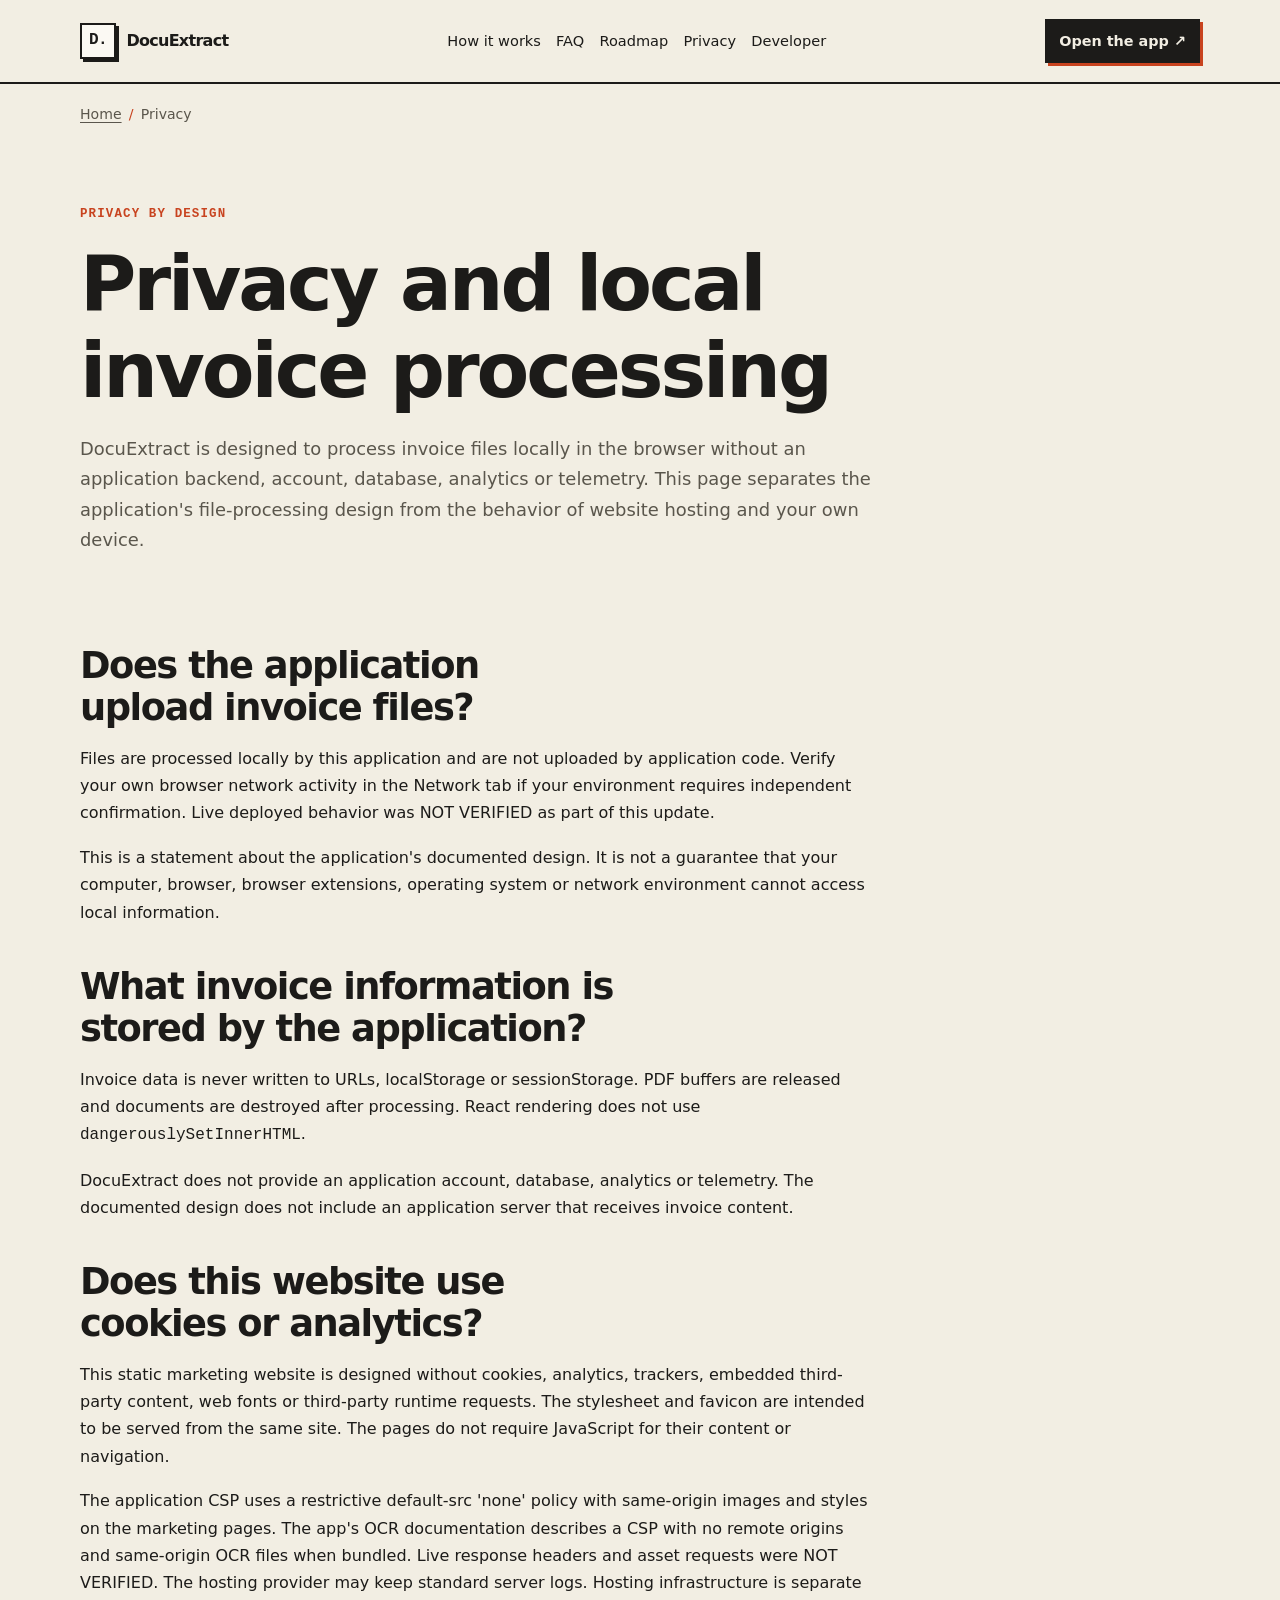
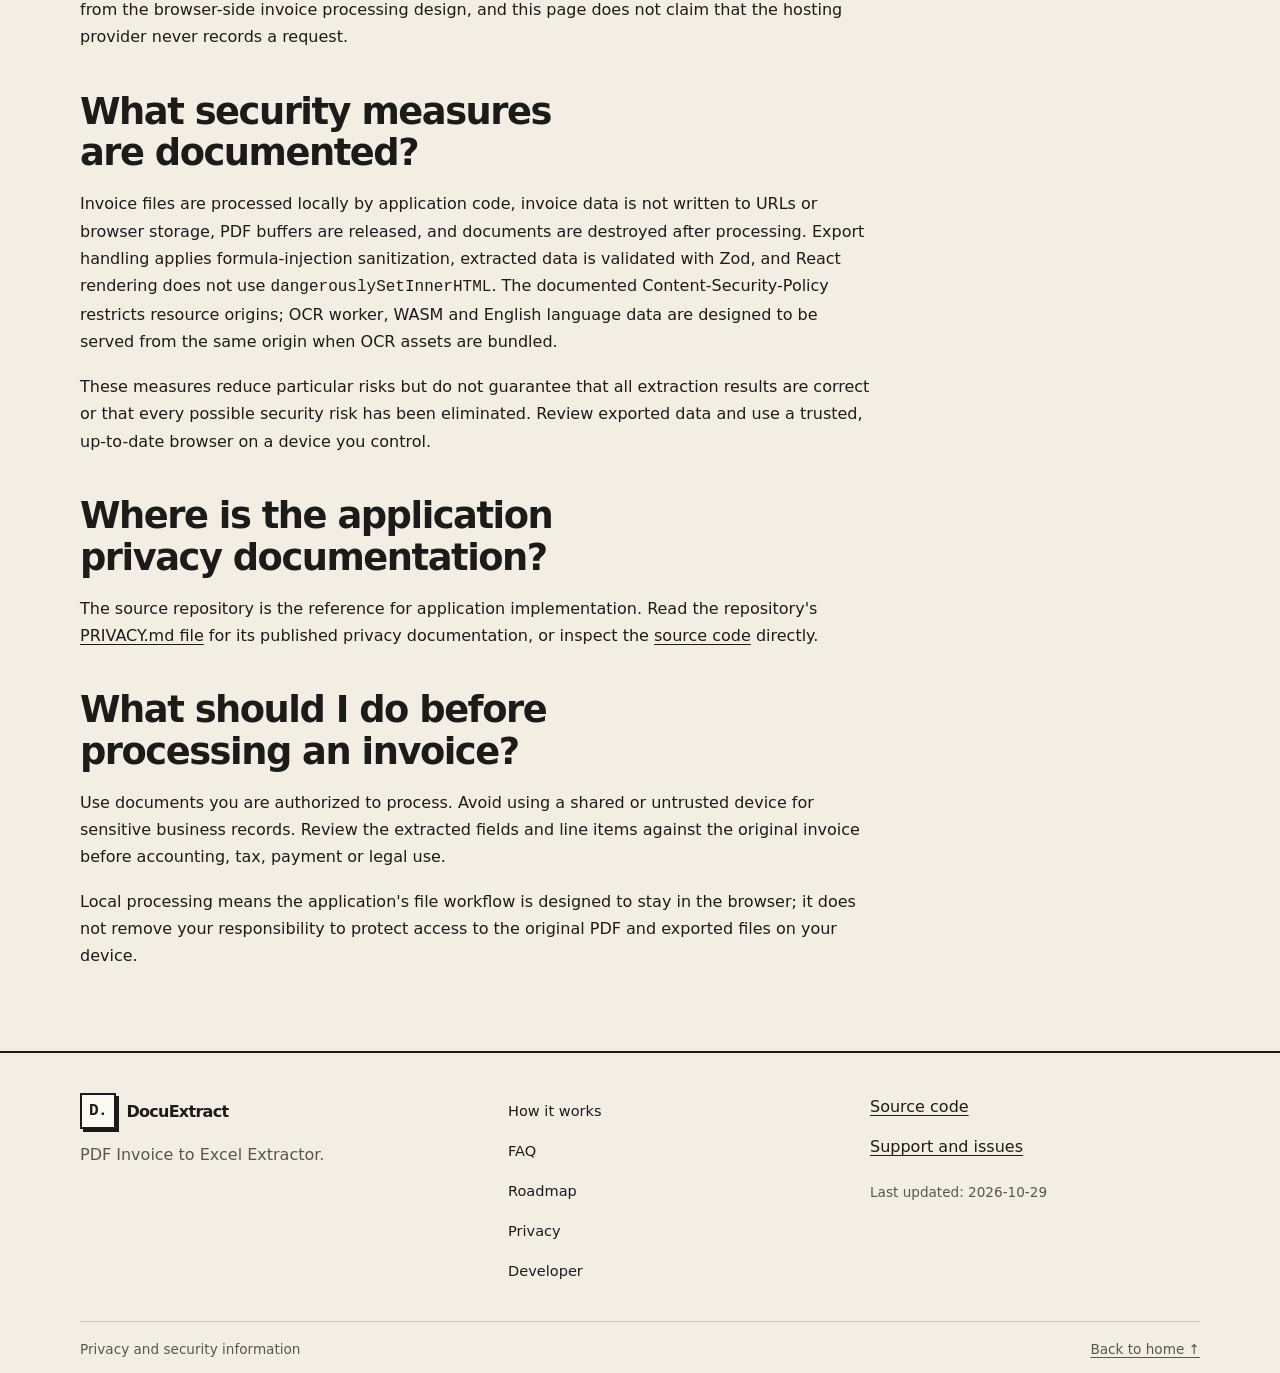
<file: privacy/index.html>
<!doctype html>
<html lang="en">
<head>
  <meta charset="utf-8">
  <meta name="viewport" content="width=device-width, initial-scale=1">
  <title>Privacy and Local Processing | DocuExtract</title>
  <meta name="description" content="Read how DocuExtract processes invoice PDFs locally, what the application does not store, and what standard website hosting logs may contain.">
  <meta name="robots" content="index,follow,max-image-preview:large,max-snippet:-1">
  <meta name="theme-color" content="#F2EEE3" media="(prefers-color-scheme: light)">
  <meta name="theme-color" content="#1C1B19" media="(prefers-color-scheme: dark)">
  <meta name="referrer" content="strict-origin-when-cross-origin">
  <meta http-equiv="Content-Security-Policy" content="default-src 'none'; img-src 'self'; style-src 'self'; base-uri 'none'; form-action 'none'">
  <link rel="icon" type="image/svg+xml" href="../assets/logo.svg">
  <link rel="stylesheet" href="../assets/styles.css">
  <link rel="canonical" href="https://manayab.github.io/DocuExtract.tech/privacy/">
  <meta property="og:type" content="website">
  <meta property="og:title" content="Privacy and Local Processing | DocuExtract">
  <meta property="og:description" content="Read how DocuExtract processes invoice PDFs locally, what the application does not store, and what standard website hosting logs may contain.">
  <meta property="og:url" content="https://manayab.github.io/DocuExtract.tech/privacy/">
  <meta property="og:image" content="https://manayab.github.io/DocuExtract.tech/assets/social-preview.png">
  <meta property="og:image:width" content="1280">
  <meta property="og:image:height" content="640">
  <meta property="og:image:alt" content="DocuExtract PDF invoice to Excel extractor">
  <meta property="og:site_name" content="DocuExtract">
  <meta property="og:locale" content="en">
  <meta name="twitter:card" content="summary_large_image">
  <meta name="twitter:title" content="Privacy and Local Processing | DocuExtract">
  <meta name="twitter:description" content="Read how DocuExtract processes invoice PDFs locally, what the application does not store, and what standard website hosting logs may contain.">
  <meta name="twitter:image" content="https://manayab.github.io/DocuExtract.tech/assets/social-preview.png">
  <script type="application/ld+json">
  {
  "@context": "https://schema.org",
  "@graph": [
    {
      "@type": "WebSite",
      "@id": "https://manayab.github.io/DocuExtract.tech/#website",
      "url": "https://manayab.github.io/DocuExtract.tech/",
      "name": "DocuExtract",
      "inLanguage": "en"
    },
    {
      "@type": "WebPage",
      "@id": "https://manayab.github.io/DocuExtract.tech/privacy/#webpage",
      "url": "https://manayab.github.io/DocuExtract.tech/privacy/",
      "name": "Privacy and Local Processing | DocuExtract",
      "description": "Read how DocuExtract processes invoice PDFs locally, what the application does not store, and what standard website hosting logs may contain.",
      "dateModified": "2026-10-29",
      "inLanguage": "en",
      "isPartOf": {
        "@id": "https://manayab.github.io/DocuExtract.tech/#website"
      },
      "breadcrumb": {
        "@id": "https://manayab.github.io/DocuExtract.tech/privacy/#breadcrumbs"
      }
    },
    {
      "@type": "BreadcrumbList",
      "@id": "https://manayab.github.io/DocuExtract.tech/privacy/#breadcrumbs",
      "itemListElement": [
        {
          "@type": "ListItem",
          "position": 1,
          "name": "Home",
          "item": "https://manayab.github.io/DocuExtract.tech/"
        },
        {
          "@type": "ListItem",
          "position": 2,
          "name": "Privacy",
          "item": "https://manayab.github.io/DocuExtract.tech/privacy/"
        }
      ]
    }
  ]
}
  </script>
</head>
<body>
  <a class="skip-link" href="#main">Skip to content</a>
  <header class="site-header"><div class="container header-inner">
    <a class="wordmark" href="../"><span class="brand-mark" aria-hidden="true">D.</span><span>DocuExtract</span></a>
    <nav class="main-nav" aria-label="Main navigation"><a href="../how-it-works/">How it works</a><a href="../faq/">FAQ</a><a href="../roadmap/">Roadmap</a><a href="./" aria-current="page">Privacy</a><a href="../developer/">Developer</a></nav>
    <a class="button button-small" href="https://manayab.github.io/DocuExtract/" rel="noopener">Open the app ↗</a>
  </div></header>
  <main id="main" class="container">
    <nav class="breadcrumbs" aria-label="Breadcrumb"><ol><li><a href="../">Home</a></li><li aria-current="page">Privacy</li></ol></nav>
    <header class="page-intro"><p class="eyebrow">PRIVACY BY DESIGN</p><h1>Privacy and local invoice processing</h1><p>DocuExtract is designed to process invoice files locally in the browser without an application backend, account, database, analytics or telemetry. This page separates the application's file-processing design from the behavior of website hosting and your own device.</p></header>
    <article class="prose">
      <section>
        <h2>Does the application upload invoice files?</h2>
        <p>Files are processed locally by this application and are not uploaded by application code. Verify your own browser network activity in the Network tab if your environment requires independent confirmation. Live deployed behavior was NOT VERIFIED as part of this update.</p>
        <p>This is a statement about the application's documented design. It is not a guarantee that your computer, browser, browser extensions, operating system or network environment cannot access local information.</p>
      </section>
      <section>
        <h2>What invoice information is stored by the application?</h2>
        <p>Invoice data is never written to URLs, localStorage or sessionStorage. PDF buffers are released and documents are destroyed after processing. React rendering does not use <code>dangerouslySetInnerHTML</code>.</p>
        <p>DocuExtract does not provide an application account, database, analytics or telemetry. The documented design does not include an application server that receives invoice content.</p>
      </section>
      <section>
        <h2>Does this website use cookies or analytics?</h2>
        <p>This static marketing website is designed without cookies, analytics, trackers, embedded third-party content, web fonts or third-party runtime requests. The stylesheet and favicon are intended to be served from the same site. The pages do not require JavaScript for their content or navigation.</p>
        <p>The application CSP uses a restrictive default-src 'none' policy with same-origin images and styles on the marketing pages. The app's OCR documentation describes a CSP with no remote origins and same-origin OCR files when bundled. Live response headers and asset requests were NOT VERIFIED. The hosting provider may keep standard server logs. Hosting infrastructure is separate from the browser-side invoice processing design, and this page does not claim that the hosting provider never records a request.</p>
      </section>
      <section>
        <h2>What security measures are documented?</h2>
        <p>Invoice files are processed locally by application code, invoice data is not written to URLs or browser storage, PDF buffers are released, and documents are destroyed after processing. Export handling applies formula-injection sanitization, extracted data is validated with Zod, and React rendering does not use <code>dangerouslySetInnerHTML</code>. The documented Content-Security-Policy restricts resource origins; OCR worker, WASM and English language data are designed to be served from the same origin when OCR assets are bundled.</p>
        <p>These measures reduce particular risks but do not guarantee that all extraction results are correct or that every possible security risk has been eliminated. Review exported data and use a trusted, up-to-date browser on a device you control.</p>
      </section>
      <section>
        <h2>Where is the application privacy documentation?</h2>
        <p>The source repository is the reference for application implementation. Read the repository's <a href="https://github.com/MANayab/DocuExtract/blob/main/PRIVACY.md" rel="noopener">PRIVACY.md file</a> for its published privacy documentation, or inspect the <a href="https://github.com/MANayab/DocuExtract" rel="noopener">source code</a> directly.</p>
      </section>
      <section>
        <h2>What should I do before processing an invoice?</h2>
        <p>Use documents you are authorized to process. Avoid using a shared or untrusted device for sensitive business records. Review the extracted fields and line items against the original invoice before accounting, tax, payment or legal use.</p>
        <p>Local processing means the application's file workflow is designed to stay in the browser; it does not remove your responsibility to protect access to the original PDF and exported files on your device.</p>
      </section>
    </article>
  </main>
  <footer class="site-footer"><div class="container footer-grid">
    <div><a class="wordmark" href="../"><span class="brand-mark" aria-hidden="true">D.</span><span>DocuExtract</span></a><p>PDF Invoice to Excel Extractor.</p></div>
    <nav aria-label="Footer navigation"><a href="../how-it-works/">How it works</a><a href="../faq/">FAQ</a><a href="../roadmap/">Roadmap</a><a href="./">Privacy</a><a href="../developer/">Developer</a></nav>
    <div><a href="https://github.com/MANayab/DocuExtract" rel="noopener">Source code</a><a href="https://github.com/MANayab/DocuExtract/issues" rel="noopener">Support and issues</a><p class="last-updated">Last updated: 2026-10-29</p></div>
  </div><div class="container footer-bottom"><span>Privacy and security information</span><a href="../">Back to home ↑</a></div></footer>
</body>
</html>
</file>
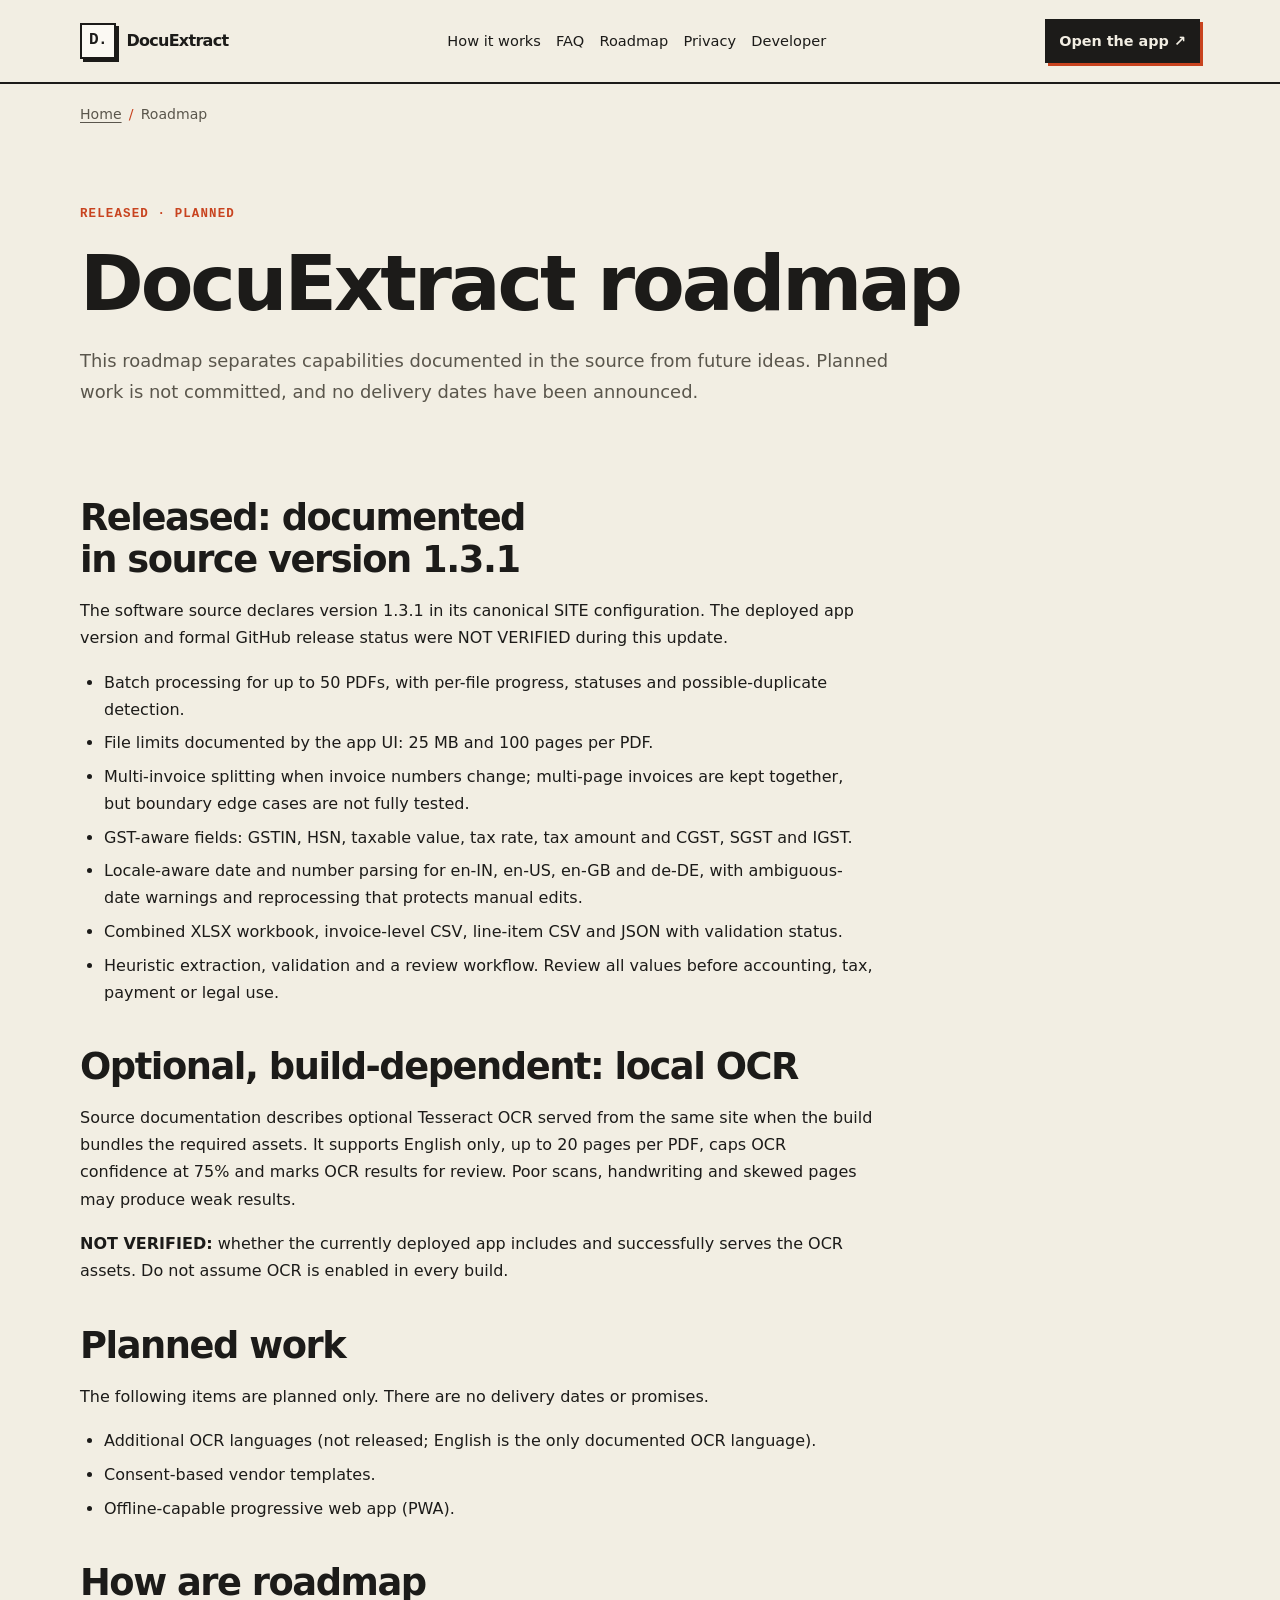
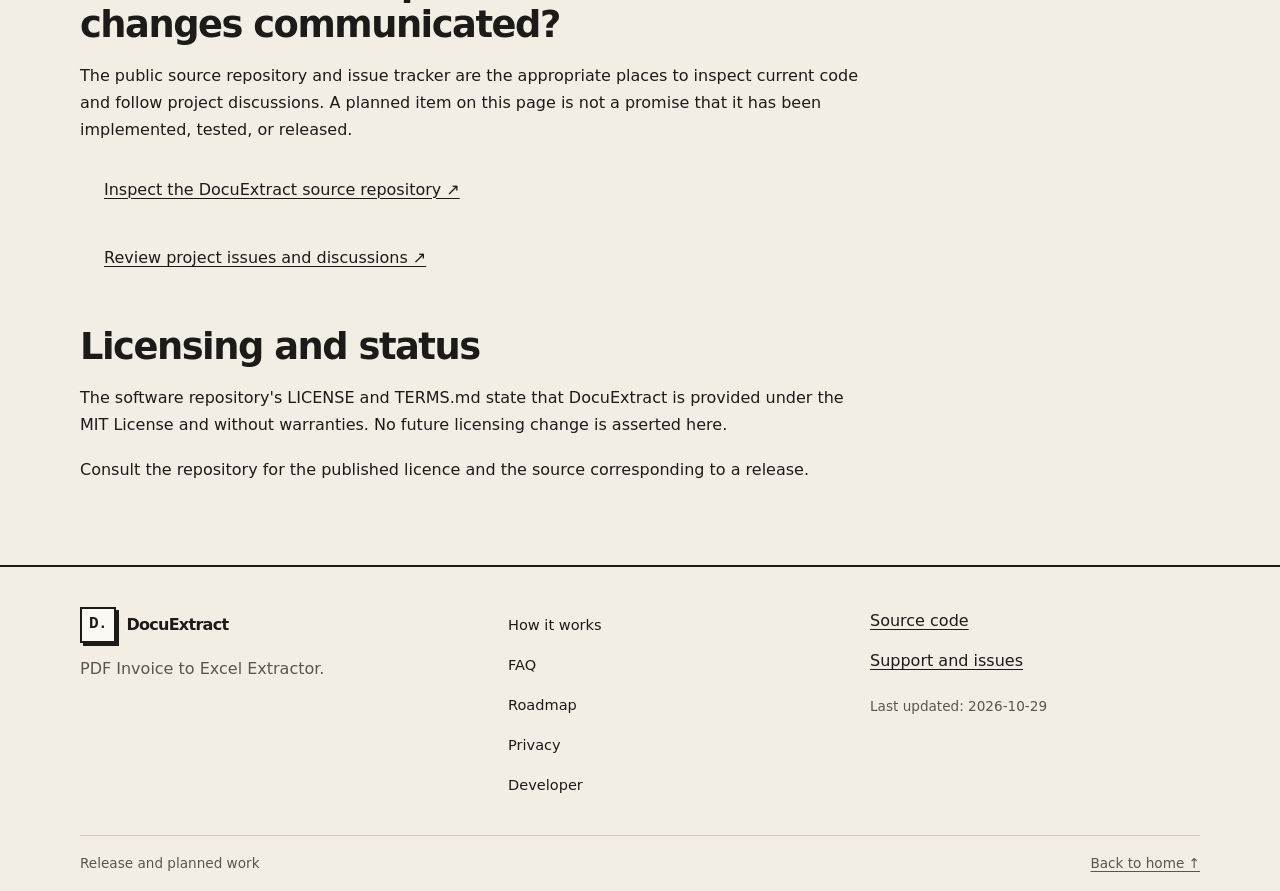
<file: roadmap/index.html>
<!doctype html>
<html lang="en">
<head>
  <meta charset="utf-8">
  <meta name="viewport" content="width=device-width, initial-scale=1">
  <title>Product Roadmap and Releases | DocuExtract</title>
  <meta name="description" content="See DocuExtract v1.3.1 capabilities and planned improvements. OCR remains optional and build-dependent.">
  <meta name="robots" content="index,follow,max-image-preview:large,max-snippet:-1">
  <meta name="theme-color" content="#F2EEE3" media="(prefers-color-scheme: light)">
  <meta name="theme-color" content="#1C1B19" media="(prefers-color-scheme: dark)">
  <meta name="referrer" content="strict-origin-when-cross-origin">
  <meta http-equiv="Content-Security-Policy" content="default-src 'none'; img-src 'self'; style-src 'self'; base-uri 'none'; form-action 'none'">
  <link rel="icon" type="image/svg+xml" href="../assets/logo.svg">
  <link rel="stylesheet" href="../assets/styles.css">
  <link rel="canonical" href="https://manayab.github.io/DocuExtract.tech/roadmap/">
  <meta property="og:type" content="website">
  <meta property="og:title" content="Product Roadmap and Releases | DocuExtract">
  <meta property="og:description" content="See DocuExtract v1.3.1 capabilities and planned improvements. OCR remains optional and build-dependent.">
  <meta property="og:url" content="https://manayab.github.io/DocuExtract.tech/roadmap/">
  <meta property="og:image" content="https://manayab.github.io/DocuExtract.tech/assets/social-preview.png">
  <meta property="og:image:width" content="1280">
  <meta property="og:image:height" content="640">
  <meta property="og:image:alt" content="DocuExtract PDF invoice to Excel extractor">
  <meta property="og:site_name" content="DocuExtract">
  <meta property="og:locale" content="en">
  <meta name="twitter:card" content="summary_large_image">
  <meta name="twitter:title" content="Product Roadmap and Releases | DocuExtract">
  <meta name="twitter:description" content="See DocuExtract v1.3.1 capabilities and planned improvements. OCR remains optional and build-dependent.">
  <meta name="twitter:image" content="https://manayab.github.io/DocuExtract.tech/assets/social-preview.png">
  <script type="application/ld+json">
  {
  "@context": "https://schema.org",
  "@graph": [
    {
      "@type": "WebSite",
      "@id": "https://manayab.github.io/DocuExtract.tech/#website",
      "url": "https://manayab.github.io/DocuExtract.tech/",
      "name": "DocuExtract",
      "inLanguage": "en"
    },
    {
      "@type": "WebPage",
      "@id": "https://manayab.github.io/DocuExtract.tech/roadmap/#webpage",
      "url": "https://manayab.github.io/DocuExtract.tech/roadmap/",
      "name": "Product Roadmap and Releases | DocuExtract",
      "description": "See DocuExtract v1.3.1 capabilities and planned improvements. OCR remains optional and build-dependent.",
      "dateModified": "2026-10-29",
      "inLanguage": "en",
      "isPartOf": {
        "@id": "https://manayab.github.io/DocuExtract.tech/#website"
      },
      "breadcrumb": {
        "@id": "https://manayab.github.io/DocuExtract.tech/roadmap/#breadcrumbs"
      }
    },
    {
      "@type": "BreadcrumbList",
      "@id": "https://manayab.github.io/DocuExtract.tech/roadmap/#breadcrumbs",
      "itemListElement": [
        {
          "@type": "ListItem",
          "position": 1,
          "name": "Home",
          "item": "https://manayab.github.io/DocuExtract.tech/"
        },
        {
          "@type": "ListItem",
          "position": 2,
          "name": "Roadmap",
          "item": "https://manayab.github.io/DocuExtract.tech/roadmap/"
        }
      ]
    },
    {
      "@type": "SoftwareApplication",
      "@id": "https://manayab.github.io/DocuExtract.tech/#software",
      "name": "DocuExtract",
      "description": "Browser-based invoice PDF extraction with a combined XLSX workbook, invoice-level and line-item CSV, and JSON exports; heuristic results require review.",
      "url": "https://manayab.github.io/DocuExtract/",
      "applicationCategory": "BusinessApplication",
      "operatingSystem": "Any",
      "softwareVersion": "1.3.1",
      "license": "https://opensource.org/license/mit/",
      "isAccessibleForFree": true,
      "featureList": [
        "Batch processing of up to 50 PDFs with per-file progress, statuses and possible-duplicate detection",
        "Multi-invoice PDF splitting when invoice numbers change; boundary edge cases may need review",
        "GST-aware fields including GSTIN, HSN, taxable value, tax rate, tax amount, CGST, SGST and IGST",
        "Locale-aware parsing for en-IN, en-US, en-GB and de-DE with ambiguous-date warnings",
        "Combined XLSX workbook, invoice-level CSV, line-item CSV and JSON with validation status",
        "Optional build-dependent local English OCR, up to 20 pages per PDF, capped at 75% confidence and always marked for review",
        "Review screen, validation and spreadsheet formula-injection sanitization",
        "Local browser processing; application code does not upload invoice files"
      ]
    }
  ]
}
  </script>
</head>
<body>
  <a class="skip-link" href="#main">Skip to content</a>
  <header class="site-header"><div class="container header-inner">
    <a class="wordmark" href="../"><span class="brand-mark" aria-hidden="true">D.</span><span>DocuExtract</span></a>
    <nav class="main-nav" aria-label="Main navigation"><a href="../how-it-works/">How it works</a><a href="../faq/">FAQ</a><a href="./" aria-current="page">Roadmap</a><a href="../privacy/">Privacy</a><a href="../developer/">Developer</a></nav>
    <a class="button button-small" href="https://manayab.github.io/DocuExtract/" rel="noopener">Open the app ↗</a>
  </div></header>
  <main id="main" class="container">
    <nav class="breadcrumbs" aria-label="Breadcrumb"><ol><li><a href="../">Home</a></li><li aria-current="page">Roadmap</li></ol></nav>
    <header class="page-intro"><p class="eyebrow">RELEASED · PLANNED</p><h1>DocuExtract roadmap</h1><p>This roadmap separates capabilities documented in the source from future ideas. Planned work is not committed, and no delivery dates have been announced.</p></header>
    <article class="prose">
      <section>
        <h2>Released: documented in source version 1.3.1</h2>
        <p>The software source declares version 1.3.1 in its canonical SITE configuration. The deployed app version and formal GitHub release status were NOT VERIFIED during this update.</p>
        <ul>
          <li>Batch processing for up to 50 PDFs, with per-file progress, statuses and possible-duplicate detection.</li>
          <li>File limits documented by the app UI: 25 MB and 100 pages per PDF.</li>
          <li>Multi-invoice splitting when invoice numbers change; multi-page invoices are kept together, but boundary edge cases are not fully tested.</li>
          <li>GST-aware fields: GSTIN, HSN, taxable value, tax rate, tax amount and CGST, SGST and IGST.</li>
          <li>Locale-aware date and number parsing for en-IN, en-US, en-GB and de-DE, with ambiguous-date warnings and reprocessing that protects manual edits.</li>
          <li>Combined XLSX workbook, invoice-level CSV, line-item CSV and JSON with validation status.</li>
          <li>Heuristic extraction, validation and a review workflow. Review all values before accounting, tax, payment or legal use.</li>
        </ul>
      </section>
      <section>
        <h2>Optional, build-dependent: local OCR</h2>
        <p>Source documentation describes optional Tesseract OCR served from the same site when the build bundles the required assets. It supports English only, up to 20 pages per PDF, caps OCR confidence at 75% and marks OCR results for review. Poor scans, handwriting and skewed pages may produce weak results.</p>
        <p><strong>NOT VERIFIED:</strong> whether the currently deployed app includes and successfully serves the OCR assets. Do not assume OCR is enabled in every build.</p>
      </section>
      <section>
        <h2>Planned work</h2>
        <p>The following items are planned only. There are no delivery dates or promises.</p>
        <ul>
          <li>Additional OCR languages (not released; English is the only documented OCR language).</li>
          <li>Consent-based vendor templates.</li>
          <li>Offline-capable progressive web app (PWA).</li>
        </ul>
      </section>
      <section>
        <h2>How are roadmap changes communicated?</h2>
        <p>The public source repository and issue tracker are the appropriate places to inspect current code and follow project discussions. A planned item on this page is not a promise that it has been implemented, tested, or released.</p>
        <ul class="link-list">
          <li><a href="https://github.com/MANayab/DocuExtract" rel="noopener">Inspect the DocuExtract source repository ↗</a></li>
          <li><a href="https://github.com/MANayab/DocuExtract/issues" rel="noopener">Review project issues and discussions ↗</a></li>
        </ul>
      </section>
      <section>
        <h2>Licensing and status</h2>
        <p>The software repository's LICENSE and TERMS.md state that DocuExtract is provided under the MIT License and without warranties. No future licensing change is asserted here.</p>
        <p>Consult the repository for the published licence and the source corresponding to a release.</p>
      </section>
    </article>
  </main>
  <footer class="site-footer"><div class="container footer-grid">
    <div><a class="wordmark" href="../"><span class="brand-mark" aria-hidden="true">D.</span><span>DocuExtract</span></a><p>PDF Invoice to Excel Extractor.</p></div>
    <nav aria-label="Footer navigation"><a href="../how-it-works/">How it works</a><a href="../faq/">FAQ</a><a href="./">Roadmap</a><a href="../privacy/">Privacy</a><a href="../developer/">Developer</a></nav>
    <div><a href="https://github.com/MANayab/DocuExtract" rel="noopener">Source code</a><a href="https://github.com/MANayab/DocuExtract/issues" rel="noopener">Support and issues</a><p class="last-updated">Last updated: 2026-10-29</p></div>
  </div><div class="container footer-bottom"><span>Release and planned work</span><a href="../">Back to home ↑</a></div></footer>
</body>
</html>
</file>
<file: assets/styles.css>
:root {
  color-scheme: light dark;
  --paper: #F2EEE3;
  --surface: #FBF9F3;
  --ink: #1C1B19;
  --accent: #C8431F;
  --green: #1F6B45;
  --muted: #5A564C;
  --line: #CFC8B6;
  --shadow: 5px 5px 0 var(--ink);
  --content: 1120px;
  --gutter: clamp(1.15rem, 4vw, 3rem);
  --body: clamp(1rem, 1.2vw, 1.1rem);
}
@media (prefers-color-scheme: dark) {
  :root {
    --paper: #1C1B19;
    --surface: #27251F;
    --ink: #F2EEE3;
    --accent: #F08A68;
    --green: #83C6A1;
    --muted: #C9C2B3;
    --line: #5A564C;
    --shadow: 5px 5px 0 #090908;
  }
}
* { box-sizing: border-box; }
html { scroll-behavior: smooth; scroll-padding-top: 5rem; }
body {
  margin: 0;
  background: var(--paper);
  color: var(--ink);
  font-family: ui-sans-serif, system-ui, -apple-system, BlinkMacSystemFont, "Segoe UI", sans-serif;
  font-size: var(--body);
  line-height: 1.7;
  text-rendering: optimizeLegibility;
}
img, svg { max-width: 100%; }
a { color: inherit; text-underline-offset: .2em; text-decoration-thickness: .08em; }
a:hover { color: var(--accent); }
a:focus-visible, button:focus-visible, summary:focus-visible {
  outline: 3px solid var(--accent);
  outline-offset: 4px;
  border-radius: 2px;
}
button, summary, a { -webkit-tap-highlight-color: transparent; }
.container { width: min(var(--content), calc(100% - var(--gutter) * 2)); margin-inline: auto; }
.skip-link {
  position: fixed; z-index: 100; top: .75rem; left: .75rem;
  padding: .7rem 1rem; background: var(--ink); color: var(--paper);
  transform: translateY(-160%);
}
.skip-link:focus { transform: translateY(0); }
.site-header { border-bottom: 2px solid var(--ink); }
.header-inner {
  min-height: 82px; display: flex; align-items: center; justify-content: space-between;
  gap: 1.25rem; flex-wrap: wrap; padding-block: .8rem;
}
.wordmark { display: inline-flex; align-items: center; gap: .65rem; text-decoration: none; font-weight: 850; letter-spacing: -.045em; }
.brand-mark {
  display: inline-grid; place-items: center; width: 36px; height: 36px;
  border: 2px solid var(--ink); background: var(--surface); box-shadow: 3px 3px 0 var(--ink);
  font-family: ui-monospace, SFMono-Regular, Consolas, monospace; font-size: 1rem;
}
.main-nav { display: flex; flex-wrap: wrap; gap: .3rem .95rem; align-items: center; }
.main-nav a, .site-footer nav a { display: inline-flex; align-items: center; min-height: 44px; text-decoration: none; font-size: .91rem; }
.main-nav a:hover, .site-footer nav a:hover { text-decoration: underline; }
.button {
  display: inline-flex; align-items: center; justify-content: center; gap: .65rem;
  min-height: 48px; padding: .65rem 1rem; border: 2px solid var(--ink);
  background: var(--ink); color: var(--paper); box-shadow: 3px 3px 0 var(--accent);
  text-decoration: none; font-weight: 750; transition: transform .16s ease, box-shadow .16s ease;
}
.button:hover { color: var(--paper); transform: translate(-2px, -2px); box-shadow: 5px 5px 0 var(--accent); }
.button:active { transform: translate(1px, 1px); box-shadow: 1px 1px 0 var(--accent); }
.button-small { min-height: 44px; padding: .45rem .75rem; font-size: .9rem; }
.button-secondary { background: var(--surface); color: var(--ink); box-shadow: 3px 3px 0 var(--green); }
.button-secondary:hover { color: var(--ink); box-shadow: 5px 5px 0 var(--green); }
.hero { display: grid; grid-template-columns: minmax(0, 1.05fr) minmax(300px, .95fr); gap: clamp(2rem, 5vw, 5rem); align-items: center; padding-block: clamp(3rem, 8vw, 7rem); }
.eyebrow {
  margin: 0 0 .9rem; color: var(--accent); font-family: ui-monospace, SFMono-Regular, Consolas, monospace;
  font-size: .78rem; font-weight: 800; letter-spacing: .09em; text-transform: uppercase;
}
h1, h2, h3 { line-height: 1.14; letter-spacing: -.04em; text-wrap: balance; }
h1 { margin: 0 0 1.2rem; font-size: clamp(2.8rem, 6.5vw, 5.8rem); max-width: 13ch; }
h2 { margin: 0 0 1rem; font-size: clamp(2rem, 4vw, 3.3rem); }
h3 { margin: 0 0 .55rem; font-size: clamp(1.2rem, 2vw, 1.45rem); }
p { margin: 0 0 1.1rem; }
.answer-first { max-width: 65ch; font-size: clamp(1.08rem, 1.6vw, 1.28rem); }
.hero-actions { display: flex; flex-wrap: wrap; gap: .9rem; margin-block: 1.8rem; }
.proof-list { list-style: none; padding: 0; margin: 1.8rem 0 0; display: grid; gap: .55rem; }
.proof-list li { position: relative; padding-left: 1.8rem; }
.proof-list li::before { content: "✓"; position: absolute; left: 0; color: var(--green); font-weight: 900; }
.hero-visual { min-width: 0; border: 2px solid var(--ink); padding: clamp(1rem, 3vw, 1.8rem); background: var(--surface); box-shadow: var(--shadow); }
.pipeline-diagram { display: block; width: 100%; height: auto; }
.diagram-panel { fill: var(--paper); stroke: var(--ink); stroke-width: 2; }
.diagram-page { fill: var(--surface); stroke: var(--ink); stroke-width: 2.5; }
.diagram-fold { fill: none; stroke: var(--ink); stroke-width: 2; }
.diagram-line { fill: none; stroke: var(--line); stroke-width: 4; }
.diagram-arrow { fill: none; stroke: var(--accent); stroke-width: 2.5; stroke-linecap: square; stroke-dasharray: 5 4; animation: flow-dashes 1.8s linear infinite; }
.diagram-window { fill: var(--surface); stroke: var(--ink); stroke-width: 2; }
.diagram-scan { stroke: var(--accent); stroke-width: 2.5; animation: scan 2.8s ease-in-out infinite; transform-origin: center; }
.diagram-cell { fill: var(--green); opacity: .8; animation: cells 2.8s ease-in-out infinite alternate; }
.diagram-label { fill: var(--ink); font: 700 11px ui-monospace, monospace; }
.diagram-small { fill: var(--muted); font: 10px ui-monospace, monospace; }
.diagram-sheet { fill: var(--surface); stroke: var(--green); stroke-width: 2; }
.diagram-grid { stroke: var(--line); stroke-width: 1.5; fill: none; }
.diagram-note { margin: .8rem 0 0; color: var(--muted); font-size: .84rem; }
@keyframes flow-dashes { to { stroke-dashoffset: -18; } }
@keyframes scan { 0%, 100% { opacity: .45; transform: translateY(-14px); } 50% { opacity: 1; transform: translateY(14px); } }
@keyframes cells { from { opacity: .25; } to { opacity: .95; } }
.section { padding-block: clamp(3.5rem, 7vw, 6.5rem); }
.section-tint { background: var(--surface); border-block: 2px solid var(--ink); }
.section-heading { max-width: 760px; margin-bottom: 2.2rem; }
.section-heading > p:last-child { max-width: 68ch; color: var(--muted); }
.steps { list-style: none; padding: 0; margin: 0; display: grid; grid-template-columns: repeat(4, minmax(0, 1fr)); gap: 1rem; counter-reset: step; }
.steps li { border: 2px solid var(--ink); padding: 1.25rem; background: var(--surface); box-shadow: 3px 3px 0 var(--line); }
.step-number { display: inline-block; margin-bottom: 1.3rem; color: var(--accent); font: 800 .82rem ui-monospace, monospace; }
.steps p, .feature-card p, .audience-grid p { margin-bottom: 0; color: var(--muted); }
.text-link { display: inline-flex; min-height: 44px; align-items: center; gap: .45rem; font-weight: 750; }
.feature-grid { display: grid; grid-template-columns: repeat(4, minmax(0, 1fr)); gap: 1rem; }
.feature-card { padding: 1.25rem; border: 2px solid var(--ink); box-shadow: 3px 3px 0 var(--line); }
.feature-symbol { display: grid; place-items: center; width: 42px; height: 42px; margin-bottom: 1.2rem; border: 2px solid var(--green); color: var(--green); font-weight: 900; font-size: 1.2rem; }
.privacy-diagram { display: grid; grid-template-columns: 1fr auto 1.25fr auto 1fr; gap: clamp(.4rem, 2vw, 1.5rem); align-items: center; margin-block: 2rem; }
.privacy-node { display: flex; flex-direction: column; align-items: flex-start; gap: .25rem; min-height: 145px; justify-content: center; padding: 1rem; border: 2px solid var(--ink); background: var(--surface); box-shadow: 4px 4px 0 var(--line); }
.privacy-node-main { border-color: var(--green); box-shadow: 4px 4px 0 var(--green); }
.node-icon { font-size: 1.7rem; color: var(--green); }
.privacy-node span:last-child { color: var(--muted); font-size: .88rem; }
.privacy-connector { color: var(--accent); font-weight: 900; font-size: 1.5rem; }
.audience-grid { display: grid; grid-template-columns: repeat(4, minmax(0, 1fr)); gap: 1.5rem; }
.audience-grid article { border-top: 3px solid var(--green); padding-top: 1rem; }
.table-wrap { width: 100%; overflow-x: auto; border: 2px solid var(--ink); box-shadow: 4px 4px 0 var(--line); margin-block: 1.5rem 2rem; }
table { width: 100%; border-collapse: collapse; text-align: left; background: var(--surface); font-size: .94rem; }
th, td { padding: .85rem 1rem; border-bottom: 1px solid var(--line); vertical-align: top; }
thead th { background: var(--ink); color: var(--paper); font-size: .83rem; letter-spacing: .04em; }
tbody th { min-width: 145px; font-weight: 750; }
tbody tr:last-child th, tbody tr:last-child td { border-bottom: 0; }
.status { display: inline-block; padding: .15rem .45rem; border: 1px solid currentColor; font-size: .82rem; font-weight: 750; white-space: nowrap; }
.status-yes { color: var(--green); }
.status-planned { color: var(--accent); }
.status-limited, .status-no { color: var(--muted); }
.license-statement { margin: 1.5rem 0; padding: clamp(1.2rem, 3vw, 2rem); border-left: 5px solid var(--green); background: var(--paper); font-weight: 700; font-size: clamp(1.05rem, 2vw, 1.3rem); }
.faq-excerpt { border-top: 2px solid var(--ink); }
details { border-bottom: 1px solid var(--line); }
summary { display: flex; align-items: center; justify-content: space-between; gap: 1rem; min-height: 56px; cursor: pointer; font-weight: 750; }
summary::marker { color: var(--green); }
details p { max-width: 75ch; padding: 0 0 .7rem; color: var(--muted); }
.developer-teaser { border-block: 2px solid var(--ink); background: var(--paper); }
.teaser-inner { display: flex; align-items: center; justify-content: space-between; gap: 2rem; padding-block: clamp(3rem, 6vw, 5rem); }
.teaser-inner > div { max-width: 700px; }
.site-footer { border-top: 2px solid var(--ink); padding-top: 2.5rem; }
.footer-grid { display: grid; grid-template-columns: 1.2fr 1fr 1fr; gap: 2rem; padding-bottom: 2rem; }
.footer-grid > div, .site-footer nav { display: flex; flex-direction: column; align-items: flex-start; gap: .25rem; }
.footer-grid p { margin: .5rem 0 0; color: var(--muted); }
.site-footer nav a, .footer-grid > div > a:not(.wordmark) { min-height: 36px; }
.last-updated { font-size: .85rem; }
.footer-bottom { display: flex; justify-content: space-between; gap: 1rem; padding-block: 1rem; border-top: 1px solid var(--line); color: var(--muted); font-size: .85rem; }
.breadcrumbs { padding-top: 1.2rem; color: var(--muted); font-size: .88rem; }
.breadcrumbs ol { display: flex; flex-wrap: wrap; gap: .45rem; list-style: none; padding: 0; margin: 0; }
.breadcrumbs li + li::before { content: "/"; margin-right: .45rem; color: var(--accent); }
.page-intro { padding-block: clamp(2.5rem, 6vw, 5rem) 2rem; }
.page-intro h1 { font-size: clamp(2.7rem, 6vw, 4.8rem); max-width: 18ch; }
.page-intro > p:last-child { max-width: 72ch; color: var(--muted); font-size: 1.12rem; }
.prose { max-width: 78ch; padding-bottom: 4rem; }
.prose h2 { margin-top: 2.5rem; font-size: clamp(1.7rem, 3vw, 2.3rem); }
.prose h3 { margin-top: 1.6rem; }
.prose ul, .prose ol { padding-left: 1.5rem; }
.prose li { margin-block: .4rem; }
.prose code { overflow-wrap: anywhere; }
.callout { border: 2px solid var(--ink); box-shadow: 4px 4px 0 var(--green); padding: 1.25rem; margin-block: 1.5rem; background: var(--surface); }
.callout > :last-child { margin-bottom: 0; }
.link-list { display: grid; gap: .75rem; padding: 0; list-style: none; }
.link-list a { display: inline-flex; align-items: center; min-height: 44px; }
.not-found { min-height: 60vh; display: grid; align-content: center; padding-block: 4rem; }
.not-found-code { font: 900 clamp(5rem, 15vw, 10rem)/1 ui-monospace, monospace; color: var(--accent); margin: 0 0 1rem; }
@supports (animation-timeline: view()) {
  .steps li, .feature-card, .audience-grid article, .prose > section {
    animation: reveal linear both;
    animation-timeline: view();
    animation-range: entry 0% entry 18%;
  }
  @keyframes reveal { from { opacity: .45; transform: translateY(10px); } to { opacity: 1; transform: translateY(0); } }
}
@media (max-width: 900px) {
  .hero { grid-template-columns: 1fr; }
  .hero-copy { max-width: 760px; }
  .hero-visual { max-width: 680px; }
  .steps, .feature-grid, .audience-grid { grid-template-columns: repeat(2, minmax(0, 1fr)); }
  .header-inner { align-items: flex-start; }
  .main-nav { order: 3; width: 100%; }
}
@media (max-width: 560px) {
  .header-inner { gap: .8rem; }
  .main-nav { gap: 0 .75rem; }
  .main-nav a { font-size: .85rem; }
  .hero { padding-top: 3rem; }
  .steps, .feature-grid, .audience-grid { grid-template-columns: 1fr; }
  .privacy-diagram { grid-template-columns: 1fr; }
  .privacy-node { min-height: 105px; }
  .privacy-connector { text-align: center; transform: rotate(90deg); }
  .teaser-inner, .footer-bottom { align-items: flex-start; flex-direction: column; }
  .footer-grid { grid-template-columns: 1fr; gap: 1.5rem; }
  th, td { padding: .7rem; }
  .hero-actions { align-items: stretch; flex-direction: column; }
  .hero-actions .button { width: 100%; }
}
@media (prefers-reduced-motion: reduce) {
  *, *::before, *::after { scroll-behavior: auto !important; animation: none !important; transition: none !important; }
}
</file>
